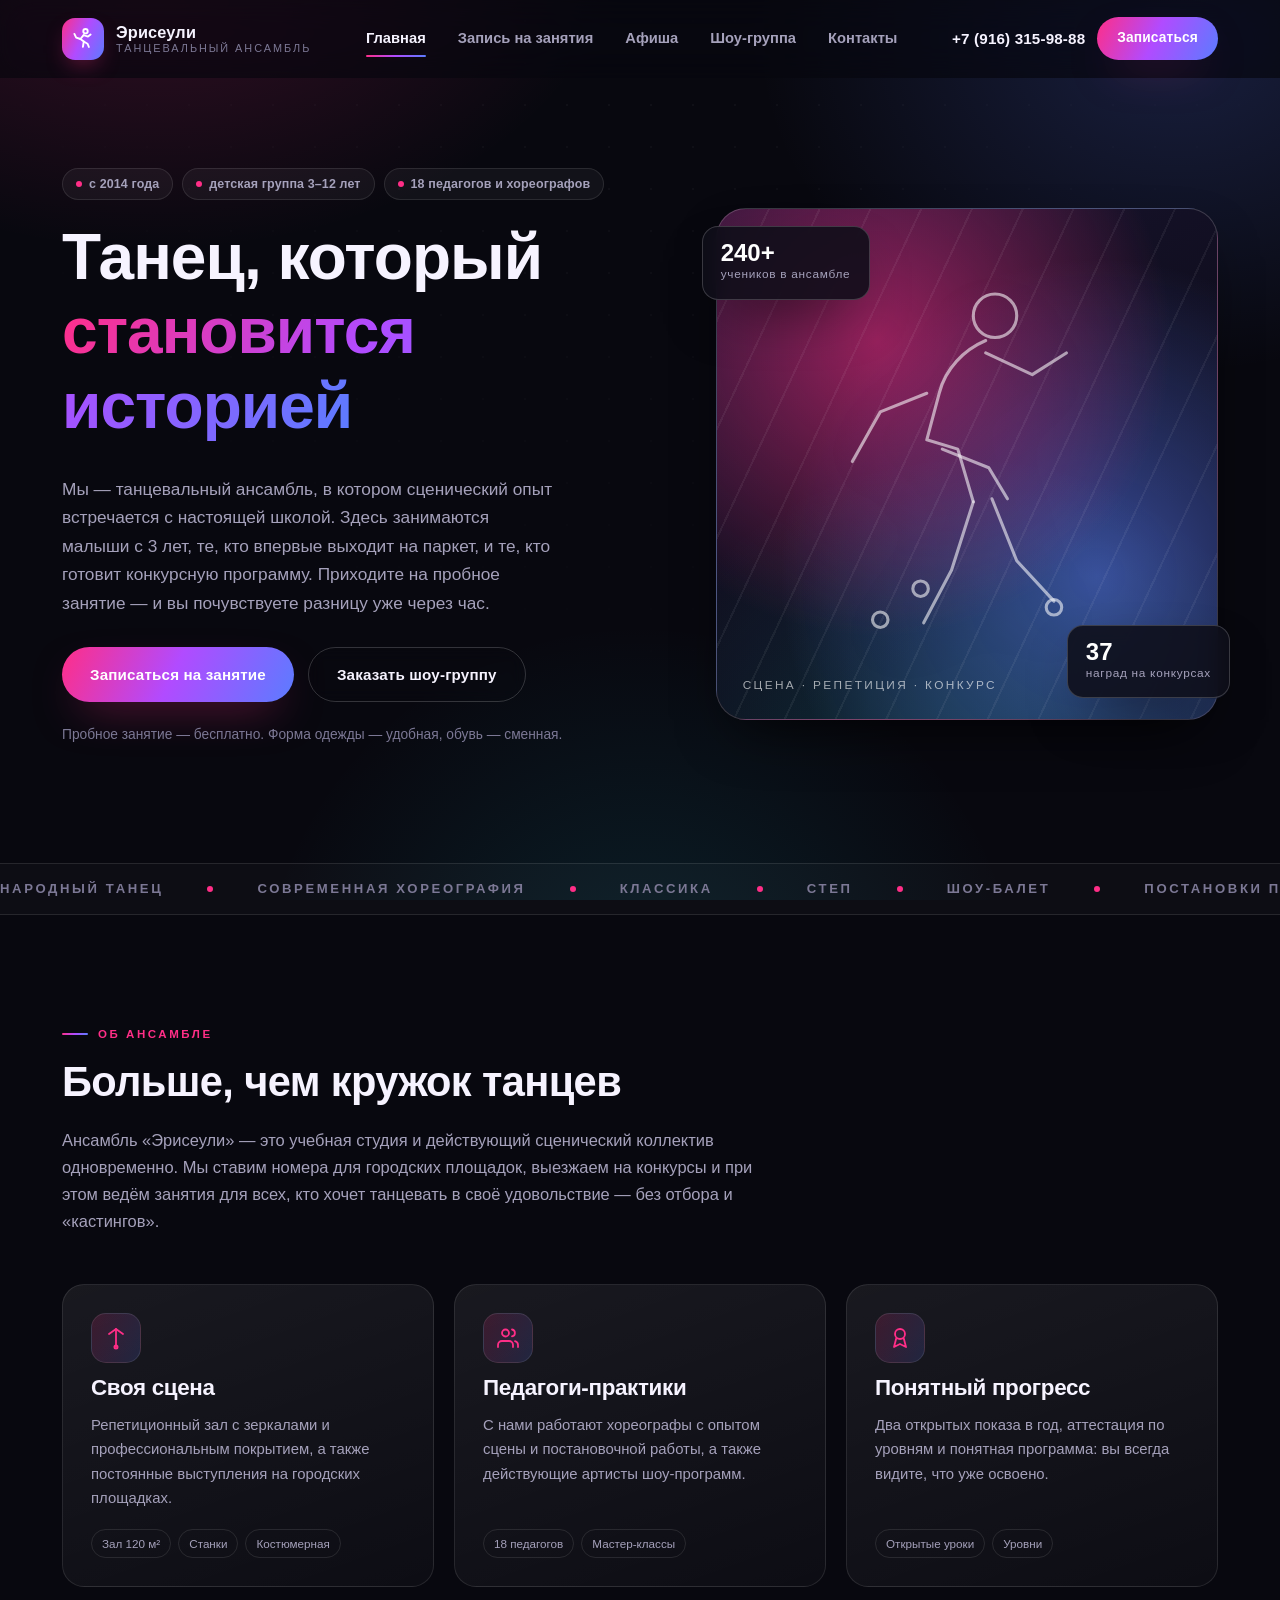
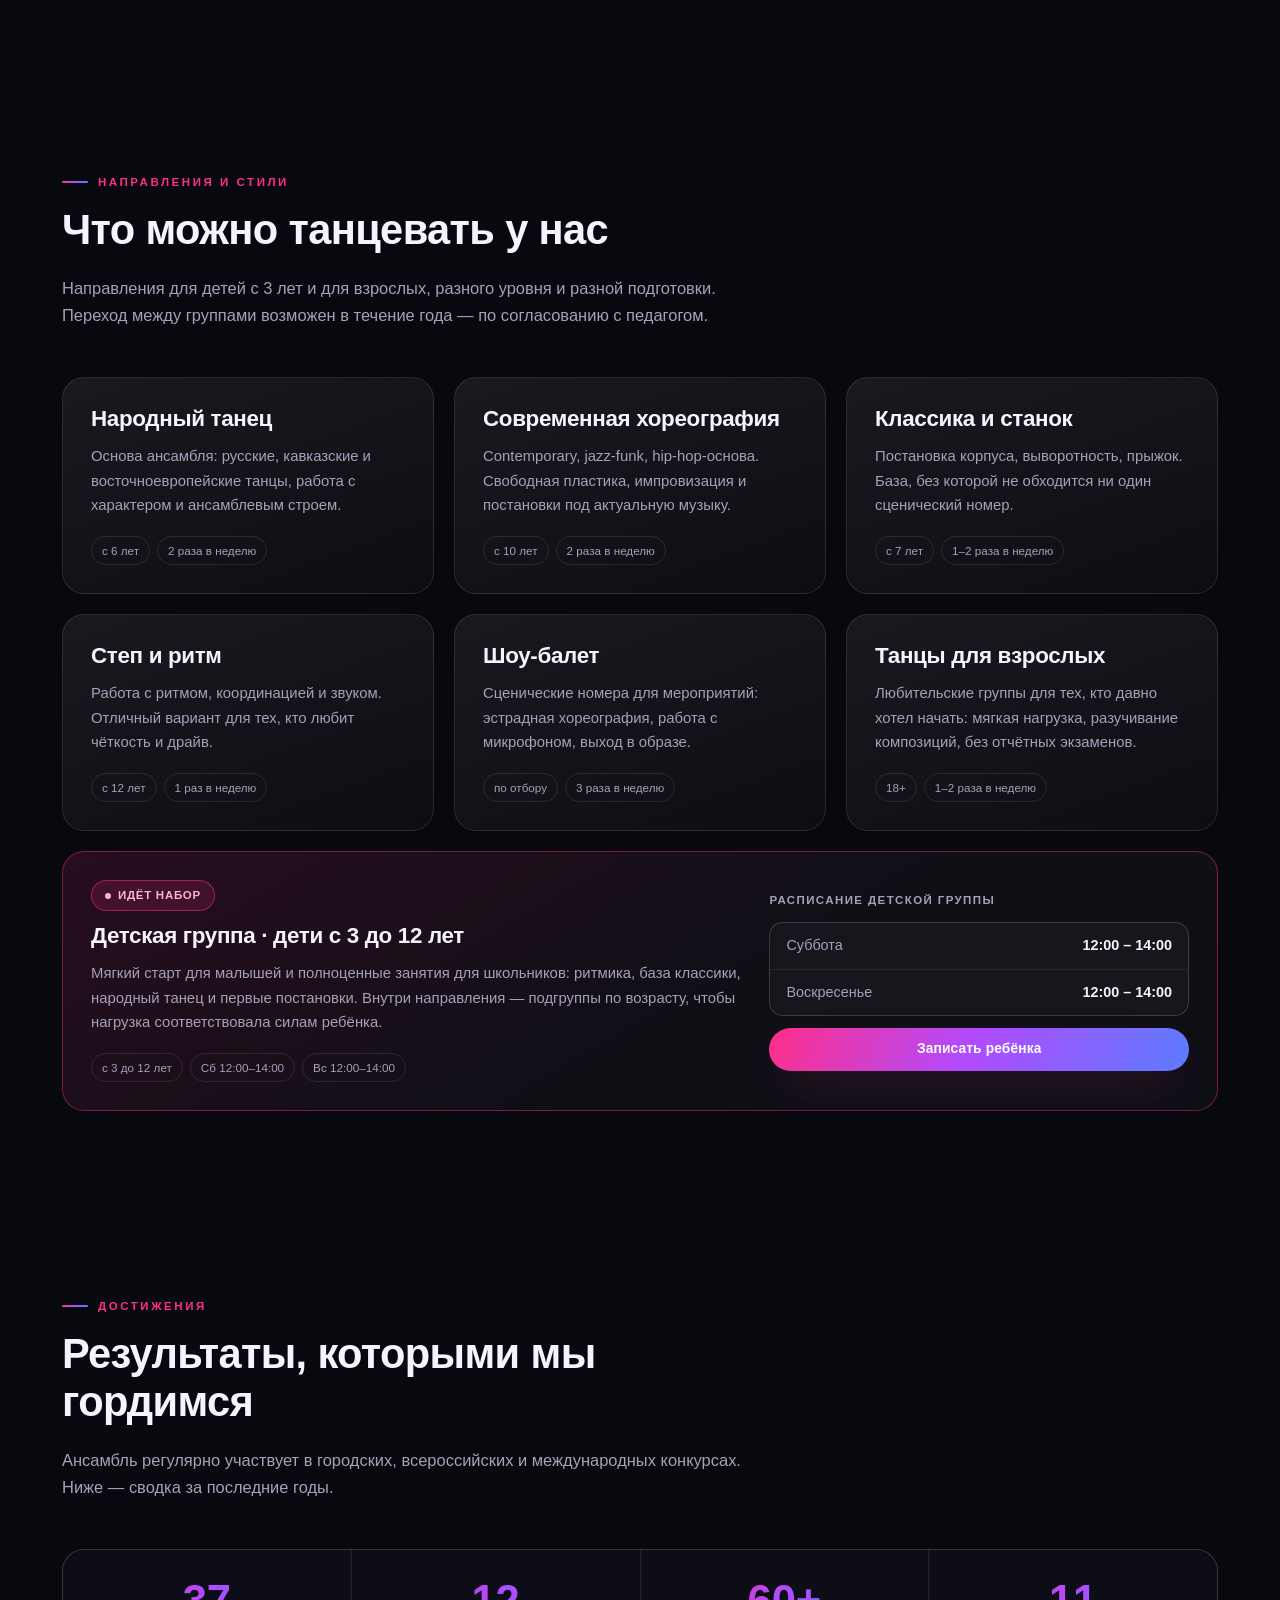
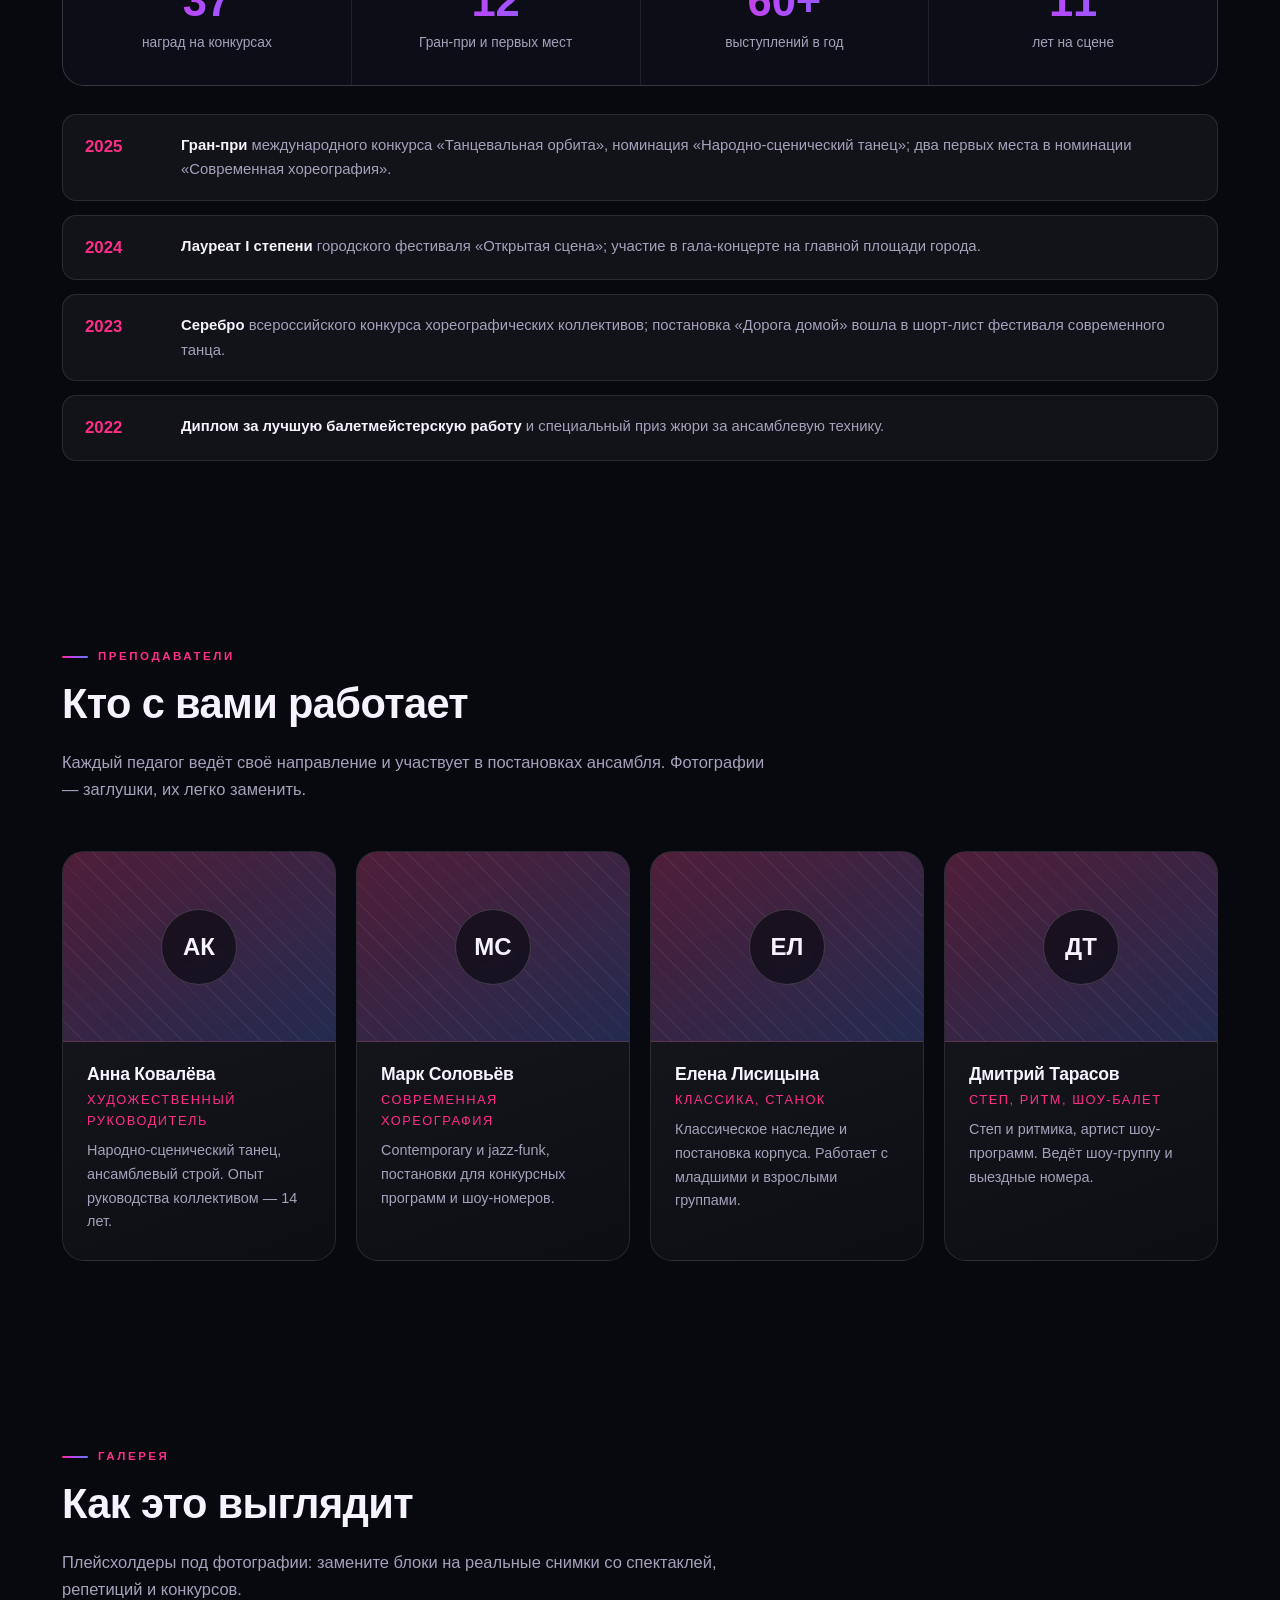
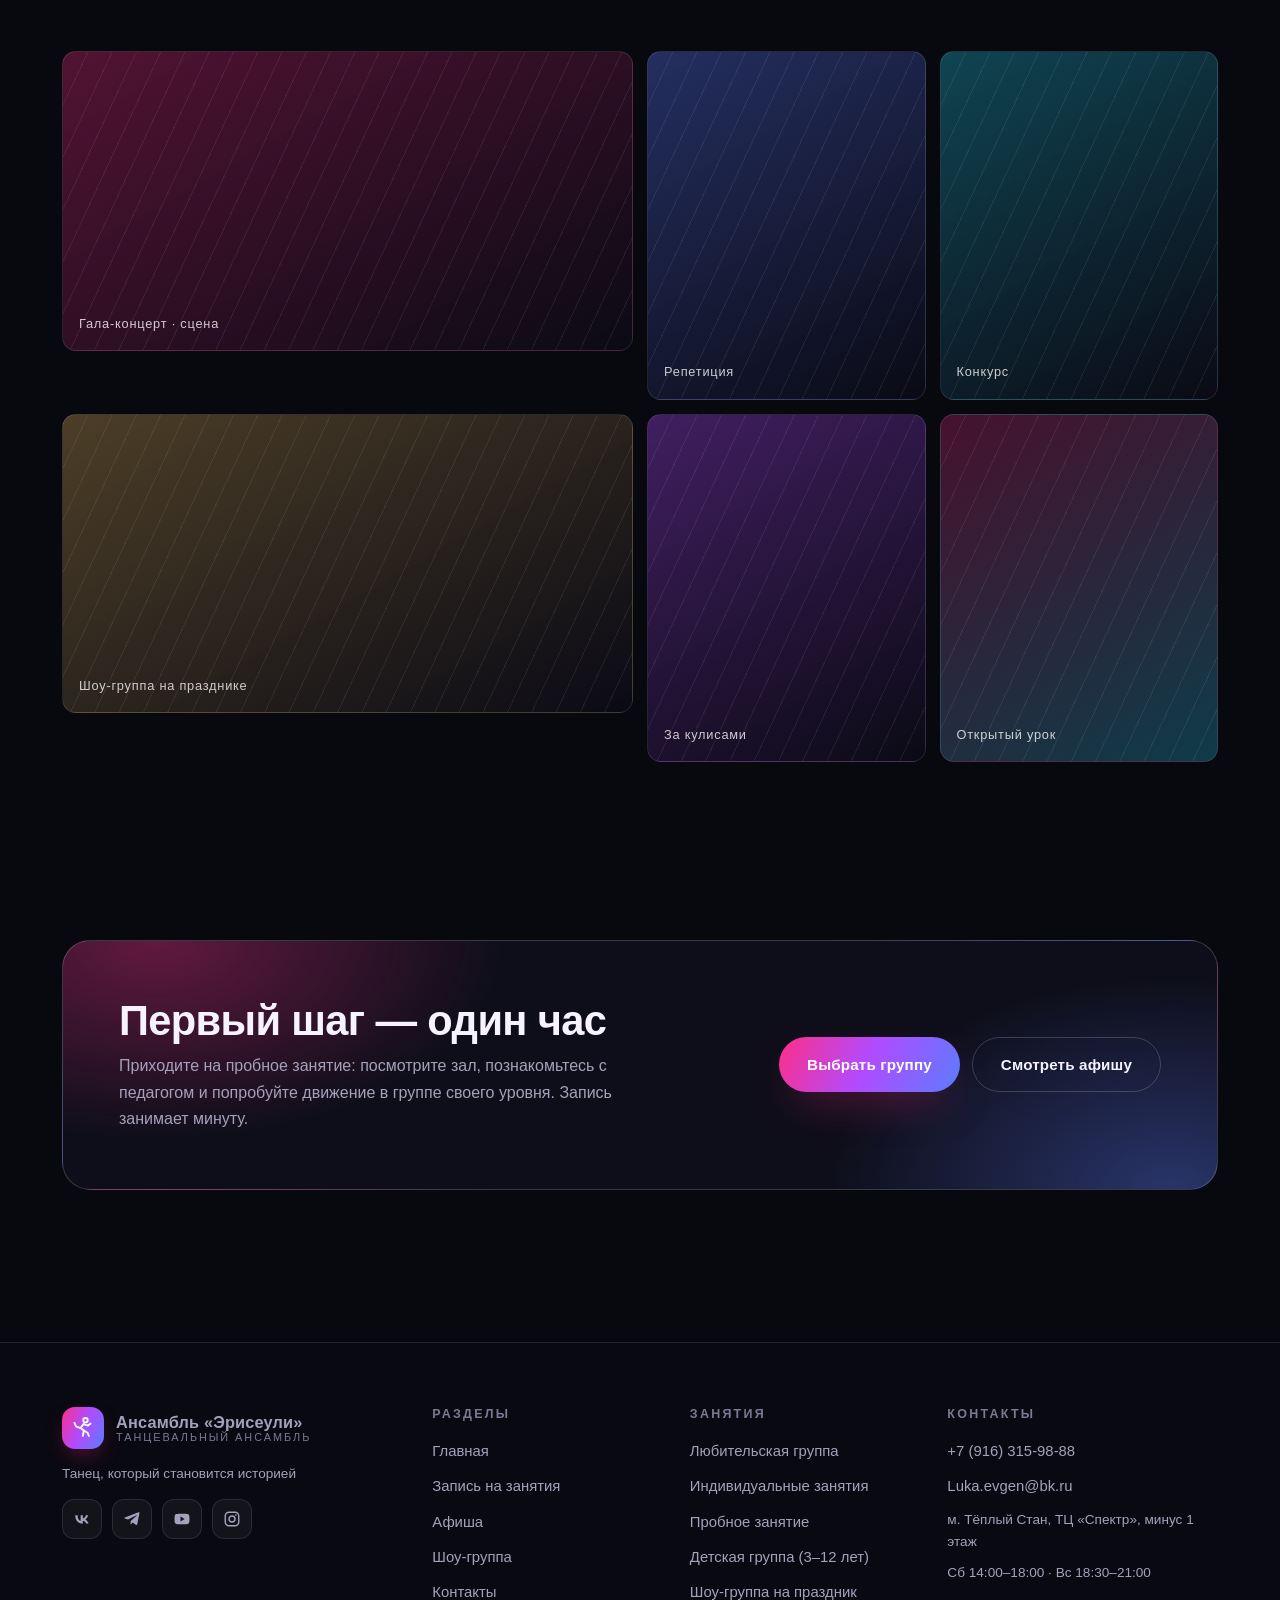
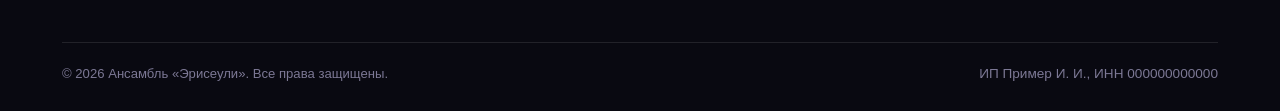
<file: index.html>
<!DOCTYPE html>
<html lang="ru">
<head>
<meta charset="UTF-8">
<meta name="viewport" content="width=device-width, initial-scale=1">
<meta name="description" content="Танцевальный ансамбль «Эрисеули» — любительские и индивидуальные занятия, пробные уроки, концерты и конкурсы, шоу-группа для праздников.">
<meta property="og:type" content="website">
<meta property="og:site_name" content="Ансамбль «Эрисеули»">
<meta property="og:locale" content="ru_RU">
<meta property="og:title" content="Ансамбль «Эрисеули» — танцевальный ансамбль в Москве">
<meta property="og:description" content="Танцевальный ансамбль «Эрисеули» — любительские и индивидуальные занятия, пробные уроки, концерты и конкурсы, шоу-группа для праздников.">
<title>Ансамбль «Эрисеули» — танцевальный ансамбль в Москве</title>
<link rel="stylesheet" href="assets/css/style.css">
</head>
<body>

<!-- ================= ШАПКА ================= -->
<header class="header">
  <div class="header__inner">
    <a class="brand" href="index.html" aria-label="На главную">
      <span class="brand__mark">
        <svg viewBox="0 0 24 24" fill="none" stroke="#fff" stroke-width="1.9" stroke-linecap="round" stroke-linejoin="round" aria-hidden="true">
          <circle cx="14.5" cy="4.2" r="2.2"/>
          <path d="M12.6 8.2 9.4 12l3.4 2.5-.9 5.3"/>
          <path d="M12.8 14.5l3.7 2.2 1.4 3.3"/>
          <path d="M9.4 12 5.2 10.6 3.4 6.9"/>
          <path d="M12.6 8.2 17 9.6l2.6-2.1"/>
        </svg>
      </span>
      <span class="brand__text">
        <span class="brand__name" data-site="nameShort">Эрисеули</span>
        <span class="brand__tag" data-site="tagline">Танцевальный ансамбль</span>
      </span>
    </a>

    <nav class="nav" id="nav" aria-label="Основная навигация">
      <a class="nav__link is-active" href="index.html">Главная</a>
      <a class="nav__link" href="zapis.html">Запись на занятия</a>
      <a class="nav__link" href="afisha.html">Афиша</a>
      <a class="nav__link" href="show-group.html">Шоу-группа</a>
      <a class="nav__link" href="contacts.html">Контакты</a>
    </nav>

    <div class="header__actions">
      <a class="header__phone" href="tel:+79163159888" data-site-href="phone" data-site="phone">+7 (916) 315-98-88</a>
      <a class="btn btn--sm" href="zapis.html">Записаться</a>
      <button class="burger" type="button" aria-label="Меню" aria-expanded="false" aria-controls="nav">
        <span></span><span></span><span></span>
      </button>
    </div>
  </div>
</header>

<main>

  <!-- ================= ГЕРОЙ ================= -->
  <section class="hero">
    <div class="container hero__grid">
      <div class="reveal">
        <div class="pill-row">
          <span class="badge">с 2014 года</span>
          <span class="badge">детская группа 3–12 лет</span>
          <span class="badge">18 педагогов и хореографов</span>
        </div>
        <h1>Танец, который<br><span>становится историей</span></h1>
        <p class="hero__lead">
          Мы — танцевальный ансамбль, в котором сценический опыт встречается с настоящей школой.
          Здесь занимаются малыши с 3 лет, те, кто впервые выходит на паркет, и те, кто готовит конкурсную программу.
          Приходите на пробное занятие — и вы почувствуете разницу уже через час.
        </p>
        <div class="hero__cta">
          <a class="btn" href="zapis.html">Записаться на занятие</a>
          <a class="btn btn--ghost" href="show-group.html">Заказать шоу-группу</a>
        </div>
        <p class="hero__note">Пробное занятие — бесплатно. Форма одежды — удобная, обувь — сменная.</p>
      </div>

      <div class="hero__visual reveal">
        <div class="hero__frame">
          <div class="hero__figure" aria-hidden="true">
            <svg viewBox="0 0 200 260" fill="none" stroke="rgba(255,255,255,.62)" stroke-width="2" stroke-linecap="round" stroke-linejoin="round">
              <circle cx="118" cy="34" r="14"/>
              <path d="M112 50c-14 6-26 18-30 34l-8 30 20 6 10 34"/>
              <path d="M104 154l-14 44-18 34"/>
              <path d="M116 152l16 40 24 26"/>
              <path d="M74 84 44 96 26 128"/>
              <path d="M112 58l30 14 22-14"/>
              <path d="M84 120l30 12 12 20"/>
              <circle cx="70" cy="210" r="5"/>
              <circle cx="44" cy="230" r="5"/>
              <circle cx="156" cy="222" r="5"/>
            </svg>
          </div>
          <span class="hero__frame-label">Сцена · репетиция · конкурс</span>
        </div>
        <div class="hero__float hero__float--tl">
          <div class="hero__float-num">240+</div>
          <div class="hero__float-txt">учеников в ансамбле</div>
        </div>
        <div class="hero__float hero__float--br">
          <div class="hero__float-num">37</div>
          <div class="hero__float-txt">наград на конкурсах</div>
        </div>
      </div>
    </div>
  </section>

  <!-- ================= БЕГУЩАЯ СТРОКА ================= -->
  <div class="marquee" aria-hidden="true">
    <div class="marquee__track">
      <span>Народный танец</span><span>Современная хореография</span><span>Классика</span><span>Степ</span><span>Шоу-балет</span><span>Постановки под ключ</span>
      <span>Народный танец</span><span>Современная хореография</span><span>Классика</span><span>Степ</span><span>Шоу-балет</span><span>Постановки под ключ</span>
    </div>
  </div>

  <!-- ================= О АНСАМБЛЕ ================= -->
  <section class="section" id="about">
    <div class="container">
      <div class="section-head reveal">
        <div class="eyebrow">Об ансамбле</div>
        <h2>Больше, чем кружок танцев</h2>
        <p class="lead">
          Ансамбль «Эрисеули» — это учебная студия и действующий сценический коллектив одновременно.
          Мы ставим номера для городских площадок, выезжаем на конкурсы и при этом ведём занятия
          для всех, кто хочет танцевать в своё удовольствие — без отбора и «кастингов».
        </p>
      </div>

      <div class="grid grid--3">
        <article class="card style-card reveal">
          <div class="style-card__icon">
            <svg viewBox="0 0 24 24" fill="none" stroke="currentColor" stroke-width="1.8" stroke-linecap="round" stroke-linejoin="round" aria-hidden="true">
              <path d="M12 3v18"/><path d="M5 8l7-5 7 5"/><circle cx="12" cy="21" r="1.6"/>
            </svg>
          </div>
          <h3>Своя сцена</h3>
          <p>Репетиционный зал с зеркалами и профессиональным покрытием, а также постоянные выступления на городских площадках.</p>
          <div class="style-card__tags"><span>Зал 120 м²</span><span>Станки</span><span>Костюмерная</span></div>
        </article>

        <article class="card style-card reveal">
          <div class="style-card__icon">
            <svg viewBox="0 0 24 24" fill="none" stroke="currentColor" stroke-width="1.8" stroke-linecap="round" stroke-linejoin="round" aria-hidden="true">
              <path d="M17 21v-2a4 4 0 0 0-4-4H6a4 4 0 0 0-4 4v2"/><circle cx="9.5" cy="7" r="3.5"/>
              <path d="M22 21v-2a4 4 0 0 0-3-3.87"/><path d="M16 3.5a3.5 3.5 0 0 1 0 6.9"/>
            </svg>
          </div>
          <h3>Педагоги-практики</h3>
          <p>С нами работают хореографы с опытом сцены и постановочной работы, а также действующие артисты шоу-программ.</p>
          <div class="style-card__tags"><span>18 педагогов</span><span>Мастер-классы</span></div>
        </article>

        <article class="card style-card reveal">
          <div class="style-card__icon">
            <svg viewBox="0 0 24 24" fill="none" stroke="currentColor" stroke-width="1.8" stroke-linecap="round" stroke-linejoin="round" aria-hidden="true">
              <circle cx="12" cy="8" r="5"/><path d="M8.2 12.6 6 21l6-3 6 3-2.2-8.4"/>
            </svg>
          </div>
          <h3>Понятный прогресс</h3>
          <p>Два открытых показа в год, аттестация по уровням и понятная программа: вы всегда видите, что уже освоено.</p>
          <div class="style-card__tags"><span>Открытые уроки</span><span>Уровни</span></div>
        </article>
      </div>
    </div>
  </section>

  <!-- ================= НАПРАВЛЕНИЯ ================= -->
  <section class="section section--tight" id="directions">
    <div class="container">
      <div class="section-head reveal">
        <div class="eyebrow">Направления и стили</div>
        <h2>Что можно танцевать у нас</h2>
        <p class="lead">Направления для детей с 3 лет и для взрослых, разного уровня и разной подготовки. Переход между группами возможен в течение года — по согласованию с педагогом.</p>
      </div>

      <div class="grid grid--3">
        <article class="card style-card reveal">
          <h3>Народный танец</h3>
          <p>Основа ансамбля: русские, кавказские и восточноевропейские танцы, работа с характером и ансамблевым строем.</p>
          <div class="style-card__tags"><span>с 6 лет</span><span>2 раза в неделю</span></div>
        </article>
        <article class="card style-card reveal">
          <h3>Современная хореография</h3>
          <p>Contemporary, jazz-funk, hip-hop-основа. Свободная пластика, импровизация и постановки под актуальную музыку.</p>
          <div class="style-card__tags"><span>с 10 лет</span><span>2 раза в неделю</span></div>
        </article>
        <article class="card style-card reveal">
          <h3>Классика и станок</h3>
          <p>Постановка корпуса, выворотность, прыжок. База, без которой не обходится ни один сценический номер.</p>
          <div class="style-card__tags"><span>с 7 лет</span><span>1–2 раза в неделю</span></div>
        </article>
        <article class="card style-card reveal">
          <h3>Степ и ритм</h3>
          <p>Работа с ритмом, координацией и звуком. Отличный вариант для тех, кто любит чёткость и драйв.</p>
          <div class="style-card__tags"><span>с 12 лет</span><span>1 раз в неделю</span></div>
        </article>
        <article class="card style-card reveal">
          <h3>Шоу-балет</h3>
          <p>Сценические номера для мероприятий: эстрадная хореография, работа с микрофоном, выход в образе.</p>
          <div class="style-card__tags"><span>по отбору</span><span>3 раза в неделю</span></div>
        </article>
        <article class="card style-card reveal">
          <h3>Танцы для взрослых</h3>
          <p>Любительские группы для тех, кто давно хотел начать: мягкая нагрузка, разучивание композиций, без отчётных экзаменов.</p>
          <div class="style-card__tags"><span>18+</span><span>1–2 раза в неделю</span></div>
        </article>

        <article class="card style-card style-card--kids reveal" id="kids">
          <div class="kids-card__main">
            <span class="badge">Идёт набор</span>
            <h3>Детская группа · дети с 3 до 12 лет</h3>
            <p>Мягкий старт для малышей и полноценные занятия для школьников: ритмика, база классики, народный танец и первые постановки. Внутри направления — подгруппы по возрасту, чтобы нагрузка соответствовала силам ребёнка.</p>
            <div class="style-card__tags">
              <span>с 3 до 12 лет</span>
              <span>Сб 12:00–14:00</span>
              <span>Вс 12:00–14:00</span>
            </div>
          </div>
          <div class="kids-card__side">
            <div class="kids-card__label">Расписание детской группы</div>
            <ul class="hours-list" data-kids-schedule>
              <li><span>Суббота</span><strong>12:00 – 14:00</strong></li>
              <li><span>Воскресенье</span><strong>12:00 – 14:00</strong></li>
            </ul>
            <a class="btn btn--sm btn--block" href="zapis.html#form">Записать ребёнка</a>
          </div>
        </article>
      </div>
    </div>
  </section>

  <!-- ================= ДОСТИЖЕНИЯ ================= -->
  <section class="section" id="achievements">
    <div class="container">
      <div class="section-head reveal">
        <div class="eyebrow">Достижения</div>
        <h2>Результаты, которыми мы гордимся</h2>
        <p class="lead">Ансамбль регулярно участвует в городских, всероссийских и международных конкурсах. Ниже — сводка за последние годы.</p>
      </div>

      <div class="stats reveal">
        <div class="stat">
          <div class="stat__num">37</div>
          <div class="stat__txt">наград на конкурсах</div>
        </div>
        <div class="stat">
          <div class="stat__num">12</div>
          <div class="stat__txt">Гран-при и первых мест</div>
        </div>
        <div class="stat">
          <div class="stat__num">60+</div>
          <div class="stat__txt">выступлений в год</div>
        </div>
        <div class="stat">
          <div class="stat__num">11</div>
          <div class="stat__txt">лет на сцене</div>
        </div>
      </div>

      <div class="timeline reveal">
        <div class="timeline__item">
          <div class="timeline__year">2025</div>
          <p><strong>Гран-при</strong> международного конкурса «Танцевальная орбита», номинация «Народно-сценический танец»; два первых места в номинации «Современная хореография».</p>
        </div>
        <div class="timeline__item">
          <div class="timeline__year">2024</div>
          <p><strong>Лауреат I степени</strong> городского фестиваля «Открытая сцена»; участие в гала-концерте на главной площади города.</p>
        </div>
        <div class="timeline__item">
          <div class="timeline__year">2023</div>
          <p><strong>Серебро</strong> всероссийского конкурса хореографических коллективов; постановка «Дорога домой» вошла в шорт-лист фестиваля современного танца.</p>
        </div>
        <div class="timeline__item">
          <div class="timeline__year">2022</div>
          <p><strong>Диплом за лучшую балетмейстерскую работу</strong> и специальный приз жюри за ансамблевую технику.</p>
        </div>
      </div>
    </div>
  </section>

  <!-- ================= ПРЕПОДАВАТЕЛИ ================= -->
  <section class="section section--tight" id="teachers">
    <div class="container">
      <div class="section-head reveal">
        <div class="eyebrow">Преподаватели</div>
        <h2>Кто с вами работает</h2>
        <p class="lead">Каждый педагог ведёт своё направление и участвует в постановках ансамбля. Фотографии — заглушки, их легко заменить.</p>
      </div>

      <div class="grid grid--4">
        <article class="card teacher reveal">
          <div class="teacher__photo"><div class="teacher__initials">АК</div></div>
          <div class="teacher__body">
            <h3>Анна Ковалёва</h3>
            <div class="teacher__role">Художественный руководитель</div>
            <p>Народно-сценический танец, ансамблевый строй. Опыт руководства коллективом — 14 лет.</p>
          </div>
        </article>

        <article class="card teacher reveal">
          <div class="teacher__photo"><div class="teacher__initials">МС</div></div>
          <div class="teacher__body">
            <h3>Марк Соловьёв</h3>
            <div class="teacher__role">Современная хореография</div>
            <p>Contemporary и jazz-funk, постановки для конкурсных программ и шоу-номеров.</p>
          </div>
        </article>

        <article class="card teacher reveal">
          <div class="teacher__photo"><div class="teacher__initials">ЕЛ</div></div>
          <div class="teacher__body">
            <h3>Елена Лисицына</h3>
            <div class="teacher__role">Классика, станок</div>
            <p>Классическое наследие и постановка корпуса. Работает с младшими и взрослыми группами.</p>
          </div>
        </article>

        <article class="card teacher reveal">
          <div class="teacher__photo"><div class="teacher__initials">ДТ</div></div>
          <div class="teacher__body">
            <h3>Дмитрий Тарасов</h3>
            <div class="teacher__role">Степ, ритм, шоу-балет</div>
            <p>Степ и ритмика, артист шоу-программ. Ведёт шоу-группу и выездные номера.</p>
          </div>
        </article>
      </div>
    </div>
  </section>

  <!-- ================= ГАЛЕРЕЯ ================= -->
  <section class="section" id="gallery">
    <div class="container">
      <div class="section-head reveal">
        <div class="eyebrow">Галерея</div>
        <h2>Как это выглядит</h2>
        <p class="lead">Плейсхолдеры под фотографии: замените блоки на реальные снимки со спектаклей, репетиций и конкурсов.</p>
      </div>

      <div class="gallery reveal">
        <div class="gallery__item gallery__item--wide"><span>Гала-концерт · сцена</span></div>
        <div class="gallery__item"><span>Репетиция</span></div>
        <div class="gallery__item"><span>Конкурс</span></div>
        <div class="gallery__item gallery__item--wide"><span>Шоу-группа на празднике</span></div>
        <div class="gallery__item"><span>За кулисами</span></div>
        <div class="gallery__item"><span>Открытый урок</span></div>
      </div>
    </div>
  </section>

  <!-- ================= CTA ================= -->
  <section class="section section--tight">
    <div class="container">
      <div class="cta-band reveal">
        <div>
          <h2>Первый шаг — один час</h2>
          <p>Приходите на пробное занятие: посмотрите зал, познакомьтесь с педагогом и попробуйте движение в группе своего уровня. Запись занимает минуту.</p>
        </div>
        <div class="cta-band__actions">
          <a class="btn" href="zapis.html">Выбрать группу</a>
          <a class="btn btn--ghost" href="afisha.html">Смотреть афишу</a>
        </div>
      </div>
    </div>
  </section>

</main>

<!-- ================= ПОДВАЛ ================= -->
<footer class="footer">
  <div class="container">
    <div class="footer__grid">
      <div>
        <a class="brand" href="index.html">
          <span class="brand__mark">
            <svg viewBox="0 0 24 24" fill="none" stroke="#fff" stroke-width="1.9" stroke-linecap="round" stroke-linejoin="round" aria-hidden="true">
              <circle cx="14.5" cy="4.2" r="2.2"/>
              <path d="M12.6 8.2 9.4 12l3.4 2.5-.9 5.3"/>
              <path d="M12.8 14.5l3.7 2.2 1.4 3.3"/>
              <path d="M9.4 12 5.2 10.6 3.4 6.9"/>
              <path d="M12.6 8.2 17 9.6l2.6-2.1"/>
            </svg>
          </span>
          <span class="brand__text">
            <span class="brand__name" data-site="name">Ансамбль «Эрисеули»</span>
            <span class="brand__tag" data-site="tagline">Танцевальный ансамбль</span>
          </span>
        </a>
        <p class="small muted" data-site="slogan">Танец, который становится историей</p>
        <div class="socials" data-socials></div>
      </div>

      <div>
        <h4>Разделы</h4>
        <ul>
          <li><a href="index.html">Главная</a></li>
          <li><a href="zapis.html">Запись на занятия</a></li>
          <li><a href="afisha.html">Афиша</a></li>
          <li><a href="show-group.html">Шоу-группа</a></li>
          <li><a href="contacts.html">Контакты</a></li>
        </ul>
      </div>

      <div>
        <h4>Занятия</h4>
        <ul>
          <li><a href="zapis.html#groups">Любительская группа</a></li>
          <li><a href="zapis.html#groups">Индивидуальные занятия</a></li>
          <li><a href="zapis.html#groups">Пробное занятие</a></li>
          <li><a href="zapis.html#groups">Детская группа (3–12 лет)</a></li>
          <li><a href="show-group.html">Шоу-группа на праздник</a></li>
        </ul>
      </div>

      <div>
        <h4>Контакты</h4>
        <ul>
          <li><a href="tel:+79163159888" data-site-href="phone" data-site="phone">+7 (916) 315-98-88</a></li>
          <li><a href="mailto:Luka.evgen@bk.ru" data-site-href="email" data-site="email">Luka.evgen@bk.ru</a></li>
          <li class="small muted" data-site="address">м. Тёплый Стан, ТЦ «Спектр», минус 1 этаж</li>
          <li class="small muted" data-site="hoursShort">Сб 14:00–18:00 · Вс 18:30–21:00</li>
        </ul>
      </div>
    </div>

    <div class="footer__bottom">
      <span>© <span data-year>2026</span> <span data-site="name">Ансамбль «Эрисеули»</span>. <span data-site="copyright">Все права защищены.</span></span>
      <span class="small" data-site="legal">ИП Пример И. И., ИНН 000000000000</span>
    </div>
  </div>
</footer>

<script src="assets/js/config.js"></script>
<script src="assets/js/main.js"></script>
</body>
</html>
</file>
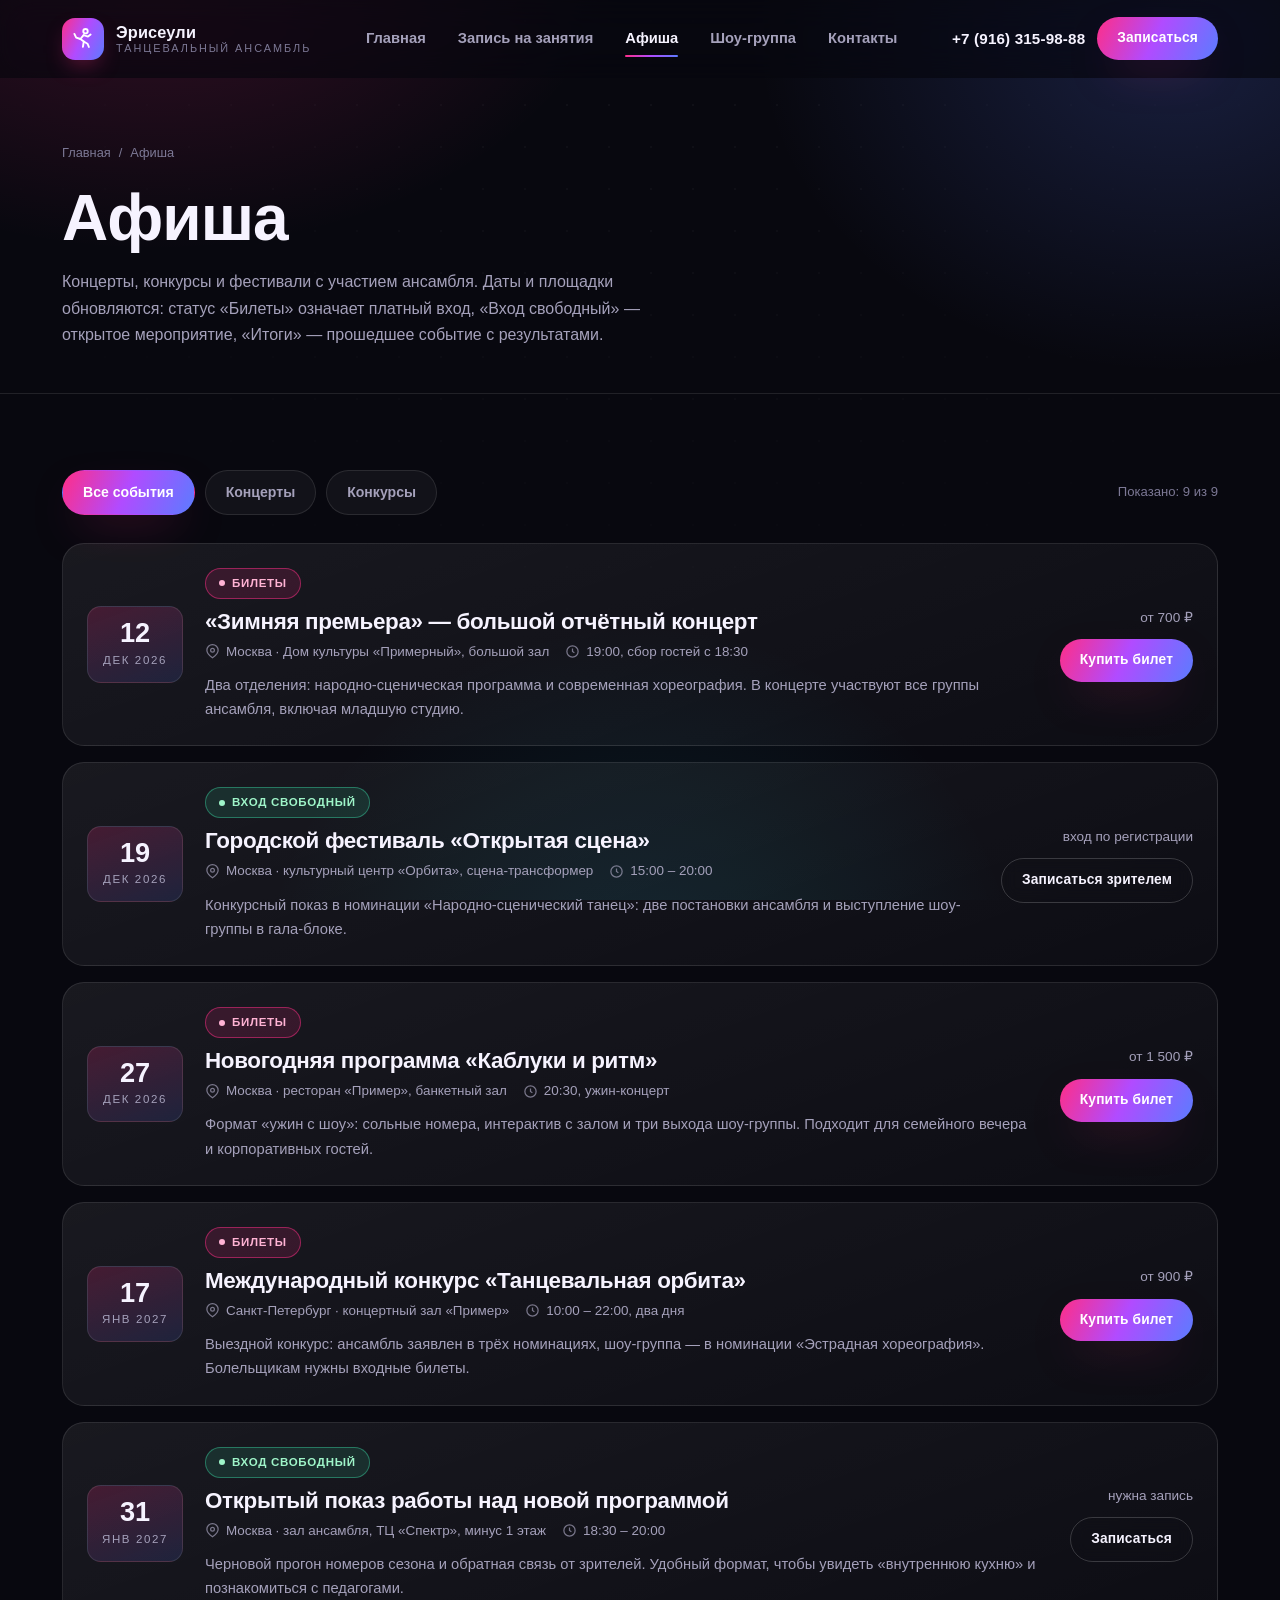
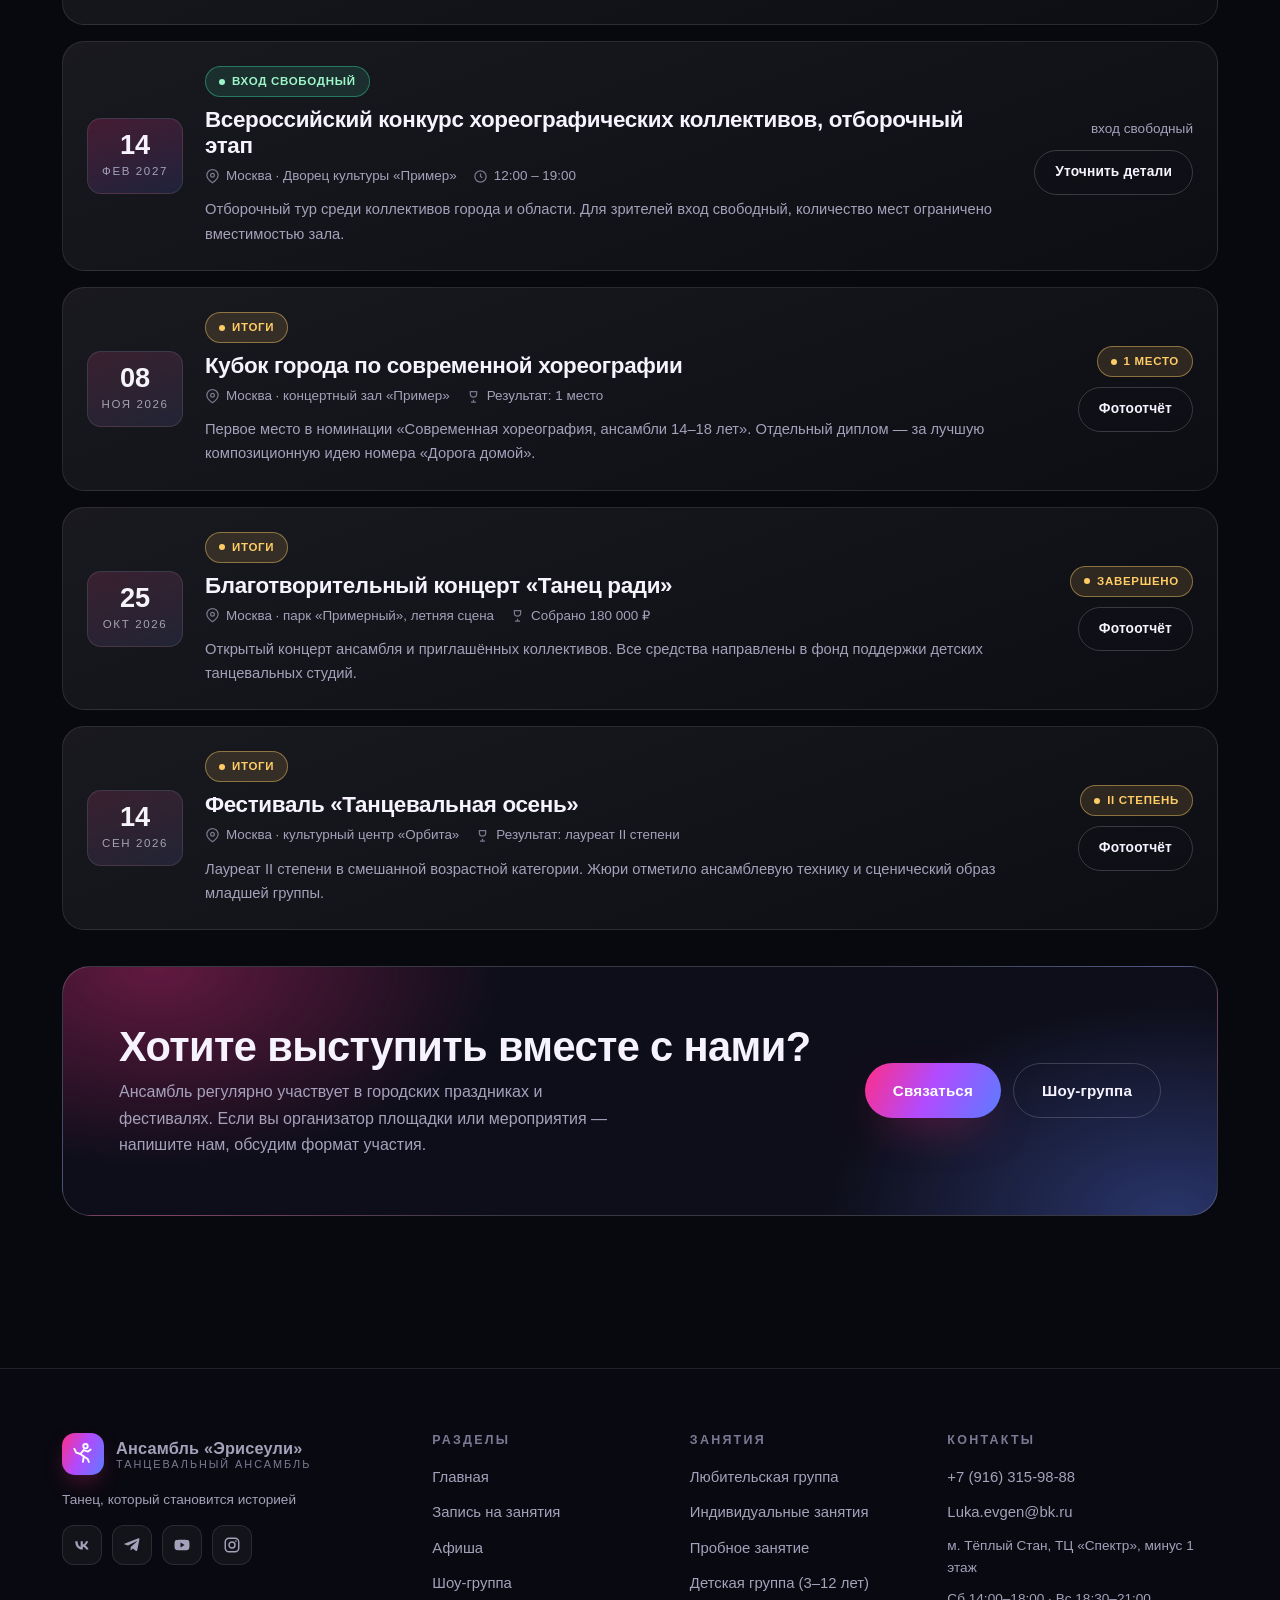
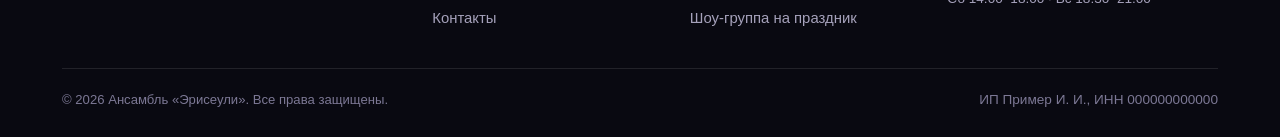
<file: afisha.html>
<!DOCTYPE html>
<html lang="ru">
<head>
<meta charset="UTF-8">
<meta name="viewport" content="width=device-width, initial-scale=1">
<meta name="description" content="Афиша танцевального ансамбля «Эрисеули»: концерты, конкурсы и фестивали — даты, площадки, статус билетов.">
<meta property="og:type" content="website">
<meta property="og:site_name" content="Ансамбль «Эрисеули»">
<meta property="og:locale" content="ru_RU">
<meta property="og:title" content="Афиша — концерты и конкурсы | Ансамбль «Эрисеули»">
<meta property="og:description" content="Афиша танцевального ансамбля «Эрисеули»: концерты, конкурсы и фестивали — даты, площадки, статус билетов.">
<title>Афиша — концерты и конкурсы | Ансамбль «Эрисеули»</title>
<link rel="stylesheet" href="assets/css/style.css">
</head>
<body>

<header class="header">
  <div class="header__inner">
    <a class="brand" href="index.html" aria-label="На главную">
      <span class="brand__mark">
        <svg viewBox="0 0 24 24" fill="none" stroke="#fff" stroke-width="1.9" stroke-linecap="round" stroke-linejoin="round" aria-hidden="true">
          <circle cx="14.5" cy="4.2" r="2.2"/>
          <path d="M12.6 8.2 9.4 12l3.4 2.5-.9 5.3"/>
          <path d="M12.8 14.5l3.7 2.2 1.4 3.3"/>
          <path d="M9.4 12 5.2 10.6 3.4 6.9"/>
          <path d="M12.6 8.2 17 9.6l2.6-2.1"/>
        </svg>
      </span>
      <span class="brand__text">
        <span class="brand__name" data-site="nameShort">Эрисеули</span>
        <span class="brand__tag" data-site="tagline">Танцевальный ансамбль</span>
      </span>
    </a>

    <nav class="nav" id="nav" aria-label="Основная навигация">
      <a class="nav__link" href="index.html">Главная</a>
      <a class="nav__link" href="zapis.html">Запись на занятия</a>
      <a class="nav__link is-active" href="afisha.html">Афиша</a>
      <a class="nav__link" href="show-group.html">Шоу-группа</a>
      <a class="nav__link" href="contacts.html">Контакты</a>
    </nav>

    <div class="header__actions">
      <a class="header__phone" href="tel:+79163159888" data-site-href="phone" data-site="phone">+7 (916) 315-98-88</a>
      <a class="btn btn--sm" href="zapis.html">Записаться</a>
      <button class="burger" type="button" aria-label="Меню" aria-expanded="false" aria-controls="nav">
        <span></span><span></span><span></span>
      </button>
    </div>
  </div>
</header>

<main>

  <section class="page-head">
    <div class="container">
      <div class="breadcrumbs">
        <a href="index.html">Главная</a> <span>/</span> <span>Афиша</span>
      </div>
      <h1>Афиша</h1>
      <p>Концерты, конкурсы и фестивали с участием ансамбля. Даты и площадки обновляются: статус «Билеты» означает платный вход, «Вход свободный» — открытое мероприятие, «Итоги» — прошедшее событие с результатами.</p>
    </div>
  </section>

  <section class="section section--tight">
    <div class="container">

      <div class="filter-bar" data-filter-bar role="group" aria-label="Фильтр по типу события">
        <button class="filter-btn is-active" type="button" data-filter="all">Все события</button>
        <button class="filter-btn" type="button" data-filter="concert">Концерты</button>
        <button class="filter-btn" type="button" data-filter="competition">Конкурсы</button>
        <span class="filter-count" data-filter-count>Показано: 9 из 9</span>
      </div>

      <div class="grid" style="gap:16px">

        <!-- 1 -->
        <article class="card event reveal" data-event data-type="concert">
          <div class="event__date">
            <div class="event__day">12</div>
            <div class="event__mon">дек 2026</div>
          </div>
          <div class="event__body">
            <div class="badge badge--tickets">Билеты</div>
            <h3 style="margin-top:10px">«Зимняя премьера» — большой отчётный концерт</h3>
            <div class="event__meta">
              <span>
                <svg viewBox="0 0 24 24" fill="none" stroke="currentColor" stroke-width="2" aria-hidden="true"><path d="M21 10c0 6-9 12-9 12s-9-6-9-12a9 9 0 0 1 18 0z"/><circle cx="12" cy="10" r="3"/></svg>
                Москва · Дом культуры «Примерный», большой зал
              </span>
              <span>
                <svg viewBox="0 0 24 24" fill="none" stroke="currentColor" stroke-width="2" aria-hidden="true"><circle cx="12" cy="12" r="9"/><path d="M12 7v5l3 2"/></svg>
                19:00, сбор гостей с 18:30
              </span>
            </div>
            <p class="event__desc">Два отделения: народно-сценическая программа и современная хореография. В концерте участвуют все группы ансамбля, включая младшую студию.</p>
          </div>
          <div class="event__side">
            <span class="muted small">от 700 ₽</span>
            <a class="btn btn--sm" href="contacts.html">Купить билет</a>
          </div>
        </article>

        <!-- 2 -->
        <article class="card event reveal" data-event data-type="competition">
          <div class="event__date">
            <div class="event__day">19</div>
            <div class="event__mon">дек 2026</div>
          </div>
          <div class="event__body">
            <div class="badge badge--free">Вход свободный</div>
            <h3 style="margin-top:10px">Городской фестиваль «Открытая сцена»</h3>
            <div class="event__meta">
              <span>
                <svg viewBox="0 0 24 24" fill="none" stroke="currentColor" stroke-width="2" aria-hidden="true"><path d="M21 10c0 6-9 12-9 12s-9-6-9-12a9 9 0 0 1 18 0z"/><circle cx="12" cy="10" r="3"/></svg>
                Москва · культурный центр «Орбита», сцена-трансформер
              </span>
              <span>
                <svg viewBox="0 0 24 24" fill="none" stroke="currentColor" stroke-width="2" aria-hidden="true"><circle cx="12" cy="12" r="9"/><path d="M12 7v5l3 2"/></svg>
                15:00 – 20:00
              </span>
            </div>
            <p class="event__desc">Конкурсный показ в номинации «Народно-сценический танец»: две постановки ансамбля и выступление шоу-группы в гала-блоке.</p>
          </div>
          <div class="event__side">
            <span class="muted small">вход по регистрации</span>
            <a class="btn btn--ghost btn--sm" href="contacts.html">Записаться зрителем</a>
          </div>
        </article>

        <!-- 3 -->
        <article class="card event reveal" data-event data-type="concert">
          <div class="event__date">
            <div class="event__day">27</div>
            <div class="event__mon">дек 2026</div>
          </div>
          <div class="event__body">
            <div class="badge badge--tickets">Билеты</div>
            <h3 style="margin-top:10px">Новогодняя программа «Каблуки и ритм»</h3>
            <div class="event__meta">
              <span>
                <svg viewBox="0 0 24 24" fill="none" stroke="currentColor" stroke-width="2" aria-hidden="true"><path d="M21 10c0 6-9 12-9 12s-9-6-9-12a9 9 0 0 1 18 0z"/><circle cx="12" cy="10" r="3"/></svg>
                Москва · ресторан «Пример», банкетный зал
              </span>
              <span>
                <svg viewBox="0 0 24 24" fill="none" stroke="currentColor" stroke-width="2" aria-hidden="true"><circle cx="12" cy="12" r="9"/><path d="M12 7v5l3 2"/></svg>
                20:30, ужин-концерт
              </span>
            </div>
            <p class="event__desc">Формат «ужин с шоу»: сольные номера, интерактив с залом и три выхода шоу-группы. Подходит для семейного вечера и корпоративных гостей.</p>
          </div>
          <div class="event__side">
            <span class="muted small">от 1 500 ₽</span>
            <a class="btn btn--sm" href="contacts.html">Купить билет</a>
          </div>
        </article>

        <!-- 4 -->
        <article class="card event reveal" data-event data-type="competition">
          <div class="event__date">
            <div class="event__day">17</div>
            <div class="event__mon">янв 2027</div>
          </div>
          <div class="event__body">
            <div class="badge badge--tickets">Билеты</div>
            <h3 style="margin-top:10px">Международный конкурс «Танцевальная орбита»</h3>
            <div class="event__meta">
              <span>
                <svg viewBox="0 0 24 24" fill="none" stroke="currentColor" stroke-width="2" aria-hidden="true"><path d="M21 10c0 6-9 12-9 12s-9-6-9-12a9 9 0 0 1 18 0z"/><circle cx="12" cy="10" r="3"/></svg>
                Санкт-Петербург · концертный зал «Пример»
              </span>
              <span>
                <svg viewBox="0 0 24 24" fill="none" stroke="currentColor" stroke-width="2" aria-hidden="true"><circle cx="12" cy="12" r="9"/><path d="M12 7v5l3 2"/></svg>
                10:00 – 22:00, два дня
              </span>
            </div>
            <p class="event__desc">Выездной конкурс: ансамбль заявлен в трёх номинациях, шоу-группа — в номинации «Эстрадная хореография». Болельщикам нужны входные билеты.</p>
          </div>
          <div class="event__side">
            <span class="muted small">от 900 ₽</span>
            <a class="btn btn--sm" href="contacts.html">Купить билет</a>
          </div>
        </article>

        <!-- 5 -->
        <article class="card event reveal" data-event data-type="concert">
          <div class="event__date">
            <div class="event__day">31</div>
            <div class="event__mon">янв 2027</div>
          </div>
          <div class="event__body">
            <div class="badge badge--free">Вход свободный</div>
            <h3 style="margin-top:10px">Открытый показ работы над новой программой</h3>
            <div class="event__meta">
              <span>
                <svg viewBox="0 0 24 24" fill="none" stroke="currentColor" stroke-width="2" aria-hidden="true"><path d="M21 10c0 6-9 12-9 12s-9-6-9-12a9 9 0 0 1 18 0z"/><circle cx="12" cy="10" r="3"/></svg>
                Москва · зал ансамбля, ТЦ «Спектр», минус 1 этаж
              </span>
              <span>
                <svg viewBox="0 0 24 24" fill="none" stroke="currentColor" stroke-width="2" aria-hidden="true"><circle cx="12" cy="12" r="9"/><path d="M12 7v5l3 2"/></svg>
                18:30 – 20:00
              </span>
            </div>
            <p class="event__desc">Черновой прогон номеров сезона и обратная связь от зрителей. Удобный формат, чтобы увидеть «внутреннюю кухню» и познакомиться с педагогами.</p>
          </div>
          <div class="event__side">
            <span class="muted small">нужна запись</span>
            <a class="btn btn--ghost btn--sm" href="zapis.html">Записаться</a>
          </div>
        </article>

        <!-- 6 -->
        <article class="card event reveal" data-event data-type="competition">
          <div class="event__date">
            <div class="event__day">14</div>
            <div class="event__mon">фев 2027</div>
          </div>
          <div class="event__body">
            <div class="badge badge--free">Вход свободный</div>
            <h3 style="margin-top:10px">Всероссийский конкурс хореографических коллективов, отборочный этап</h3>
            <div class="event__meta">
              <span>
                <svg viewBox="0 0 24 24" fill="none" stroke="currentColor" stroke-width="2" aria-hidden="true"><path d="M21 10c0 6-9 12-9 12s-9-6-9-12a9 9 0 0 1 18 0z"/><circle cx="12" cy="10" r="3"/></svg>
                Москва · Дворец культуры «Пример»
              </span>
              <span>
                <svg viewBox="0 0 24 24" fill="none" stroke="currentColor" stroke-width="2" aria-hidden="true"><circle cx="12" cy="12" r="9"/><path d="M12 7v5l3 2"/></svg>
                12:00 – 19:00
              </span>
            </div>
            <p class="event__desc">Отборочный тур среди коллективов города и области. Для зрителей вход свободный, количество мест ограничено вместимостью зала.</p>
          </div>
          <div class="event__side">
            <span class="muted small">вход свободный</span>
            <a class="btn btn--ghost btn--sm" href="contacts.html">Уточнить детали</a>
          </div>
        </article>

        <!-- 7 (прошедшее) -->
        <article class="card event event--past reveal" data-event data-type="competition">
          <div class="event__date">
            <div class="event__day">08</div>
            <div class="event__mon">ноя 2026</div>
          </div>
          <div class="event__body">
            <div class="badge badge--results">Итоги</div>
            <h3 style="margin-top:10px">Кубок города по современной хореографии</h3>
            <div class="event__meta">
              <span>
                <svg viewBox="0 0 24 24" fill="none" stroke="currentColor" stroke-width="2" aria-hidden="true"><path d="M21 10c0 6-9 12-9 12s-9-6-9-12a9 9 0 0 1 18 0z"/><circle cx="12" cy="10" r="3"/></svg>
                Москва · концертный зал «Пример»
              </span>
              <span>
                <svg viewBox="0 0 24 24" fill="none" stroke="currentColor" stroke-width="2" aria-hidden="true"><path d="M8 21h8M12 17v4M7 4h10v4a5 5 0 0 1-10 0z"/></svg>
                Результат: 1 место
              </span>
            </div>
            <p class="event__desc">Первое место в номинации «Современная хореография, ансамбли 14–18 лет». Отдельный диплом — за лучшую композиционную идею номера «Дорога домой».</p>
          </div>
          <div class="event__side">
            <span class="badge badge--results">1 место</span>
            <a class="btn btn--ghost btn--sm" href="contacts.html">Фотоотчёт</a>
          </div>
        </article>

        <!-- 8 (прошедшее) -->
        <article class="card event event--past reveal" data-event data-type="concert">
          <div class="event__date">
            <div class="event__day">25</div>
            <div class="event__mon">окт 2026</div>
          </div>
          <div class="event__body">
            <div class="badge badge--results">Итоги</div>
            <h3 style="margin-top:10px">Благотворительный концерт «Танец ради»</h3>
            <div class="event__meta">
              <span>
                <svg viewBox="0 0 24 24" fill="none" stroke="currentColor" stroke-width="2" aria-hidden="true"><path d="M21 10c0 6-9 12-9 12s-9-6-9-12a9 9 0 0 1 18 0z"/><circle cx="12" cy="10" r="3"/></svg>
                Москва · парк «Примерный», летняя сцена
              </span>
              <span>
                <svg viewBox="0 0 24 24" fill="none" stroke="currentColor" stroke-width="2" aria-hidden="true"><path d="M8 21h8M12 17v4M7 4h10v4a5 5 0 0 1-10 0z"/></svg>
                Собрано 180 000 ₽
              </span>
            </div>
            <p class="event__desc">Открытый концерт ансамбля и приглашённых коллективов. Все средства направлены в фонд поддержки детских танцевальных студий.</p>
          </div>
          <div class="event__side">
            <span class="badge badge--results">Завершено</span>
            <a class="btn btn--ghost btn--sm" href="contacts.html">Фотоотчёт</a>
          </div>
        </article>

        <!-- 9 (прошедшее) -->
        <article class="card event event--past reveal" data-event data-type="competition">
          <div class="event__date">
            <div class="event__day">14</div>
            <div class="event__mon">сен 2026</div>
          </div>
          <div class="event__body">
            <div class="badge badge--results">Итоги</div>
            <h3 style="margin-top:10px">Фестиваль «Танцевальная осень»</h3>
            <div class="event__meta">
              <span>
                <svg viewBox="0 0 24 24" fill="none" stroke="currentColor" stroke-width="2" aria-hidden="true"><path d="M21 10c0 6-9 12-9 12s-9-6-9-12a9 9 0 0 1 18 0z"/><circle cx="12" cy="10" r="3"/></svg>
                Москва · культурный центр «Орбита»
              </span>
              <span>
                <svg viewBox="0 0 24 24" fill="none" stroke="currentColor" stroke-width="2" aria-hidden="true"><path d="M8 21h8M12 17v4M7 4h10v4a5 5 0 0 1-10 0z"/></svg>
                Результат: лауреат II степени
              </span>
            </div>
            <p class="event__desc">Лауреат II степени в смешанной возрастной категории. Жюри отметило ансамблевую технику и сценический образ младшей группы.</p>
          </div>
          <div class="event__side">
            <span class="badge badge--results">II степень</span>
            <a class="btn btn--ghost btn--sm" href="contacts.html">Фотоотчёт</a>
          </div>
        </article>

      </div>

      <div class="empty-state" data-empty-state>По выбранному типу событий пока ничего нет. Попробуйте другой фильтр.</div>

      <div class="cta-band reveal" style="margin-top:36px">
        <div>
          <h2>Хотите выступить вместе с нами?</h2>
          <p>Ансамбль регулярно участвует в городских праздниках и фестивалях. Если вы организатор площадки или мероприятия — напишите нам, обсудим формат участия.</p>
        </div>
        <div class="cta-band__actions">
          <a class="btn" href="contacts.html">Связаться</a>
          <a class="btn btn--ghost" href="show-group.html">Шоу-группа</a>
        </div>
      </div>

    </div>
  </section>

</main>

<footer class="footer">
  <div class="container">
    <div class="footer__grid">
      <div>
        <a class="brand" href="index.html">
          <span class="brand__mark">
            <svg viewBox="0 0 24 24" fill="none" stroke="#fff" stroke-width="1.9" stroke-linecap="round" stroke-linejoin="round" aria-hidden="true">
              <circle cx="14.5" cy="4.2" r="2.2"/>
              <path d="M12.6 8.2 9.4 12l3.4 2.5-.9 5.3"/>
              <path d="M12.8 14.5l3.7 2.2 1.4 3.3"/>
              <path d="M9.4 12 5.2 10.6 3.4 6.9"/>
              <path d="M12.6 8.2 17 9.6l2.6-2.1"/>
            </svg>
          </span>
          <span class="brand__text">
            <span class="brand__name" data-site="name">Ансамбль «Эрисеули»</span>
            <span class="brand__tag" data-site="tagline">Танцевальный ансамбль</span>
          </span>
        </a>
        <p class="small muted" data-site="slogan">Танец, который становится историей</p>
        <div class="socials" data-socials></div>
      </div>

      <div>
        <h4>Разделы</h4>
        <ul>
          <li><a href="index.html">Главная</a></li>
          <li><a href="zapis.html">Запись на занятия</a></li>
          <li><a href="afisha.html">Афиша</a></li>
          <li><a href="show-group.html">Шоу-группа</a></li>
          <li><a href="contacts.html">Контакты</a></li>
        </ul>
      </div>

      <div>
        <h4>Занятия</h4>
        <ul>
          <li><a href="zapis.html#groups">Любительская группа</a></li>
          <li><a href="zapis.html#groups">Индивидуальные занятия</a></li>
          <li><a href="zapis.html#groups">Пробное занятие</a></li>
          <li><a href="zapis.html#groups">Детская группа (3–12 лет)</a></li>
          <li><a href="show-group.html">Шоу-группа на праздник</a></li>
        </ul>
      </div>

      <div>
        <h4>Контакты</h4>
        <ul>
          <li><a href="tel:+79163159888" data-site-href="phone" data-site="phone">+7 (916) 315-98-88</a></li>
          <li><a href="mailto:Luka.evgen@bk.ru" data-site-href="email" data-site="email">Luka.evgen@bk.ru</a></li>
          <li class="small muted" data-site="address">м. Тёплый Стан, ТЦ «Спектр», минус 1 этаж</li>
          <li class="small muted" data-site="hoursShort">Сб 14:00–18:00 · Вс 18:30–21:00</li>
        </ul>
      </div>
    </div>

    <div class="footer__bottom">
      <span>© <span data-year>2026</span> <span data-site="name">Ансамбль «Эрисеули»</span>. <span data-site="copyright">Все права защищены.</span></span>
      <span class="small" data-site="legal">ИП Пример И. И., ИНН 000000000000</span>
    </div>
  </div>
</footer>

<script src="assets/js/config.js"></script>
<script src="assets/js/main.js"></script>
</body>
</html>
</file>
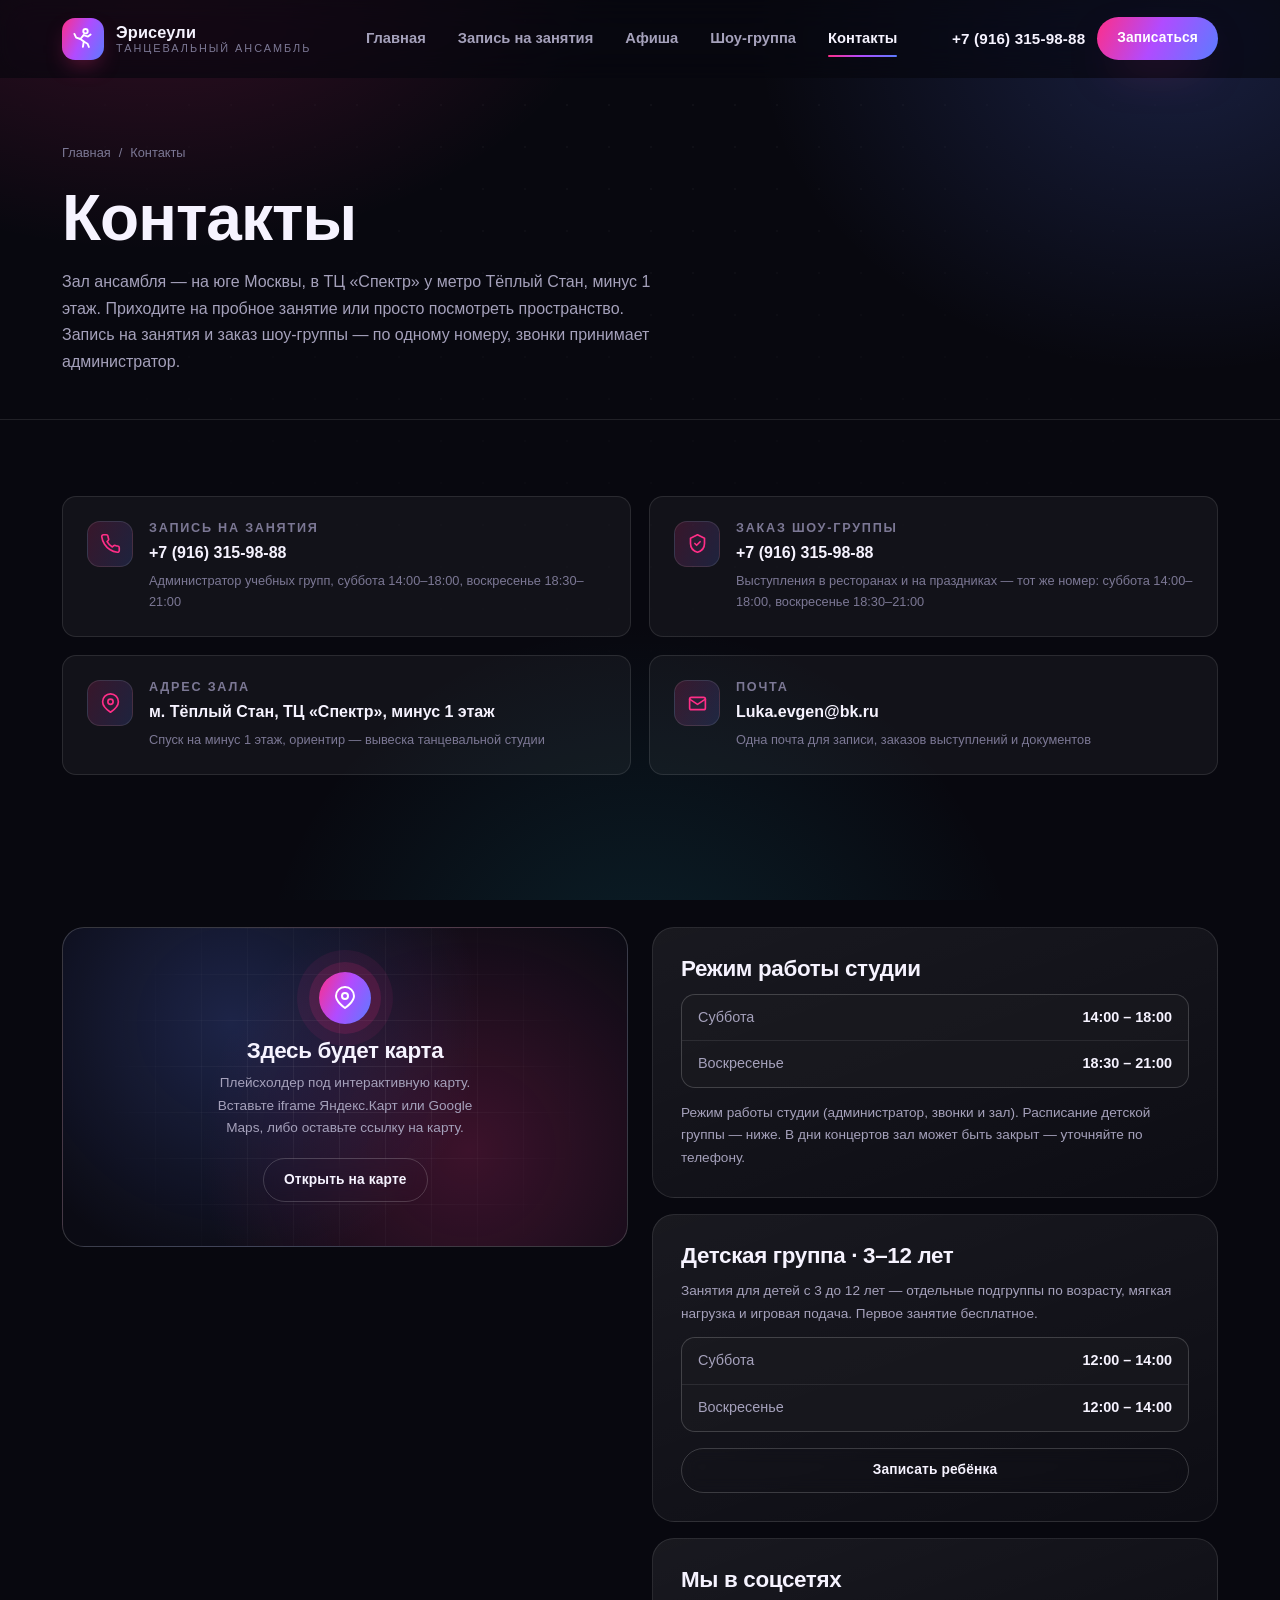
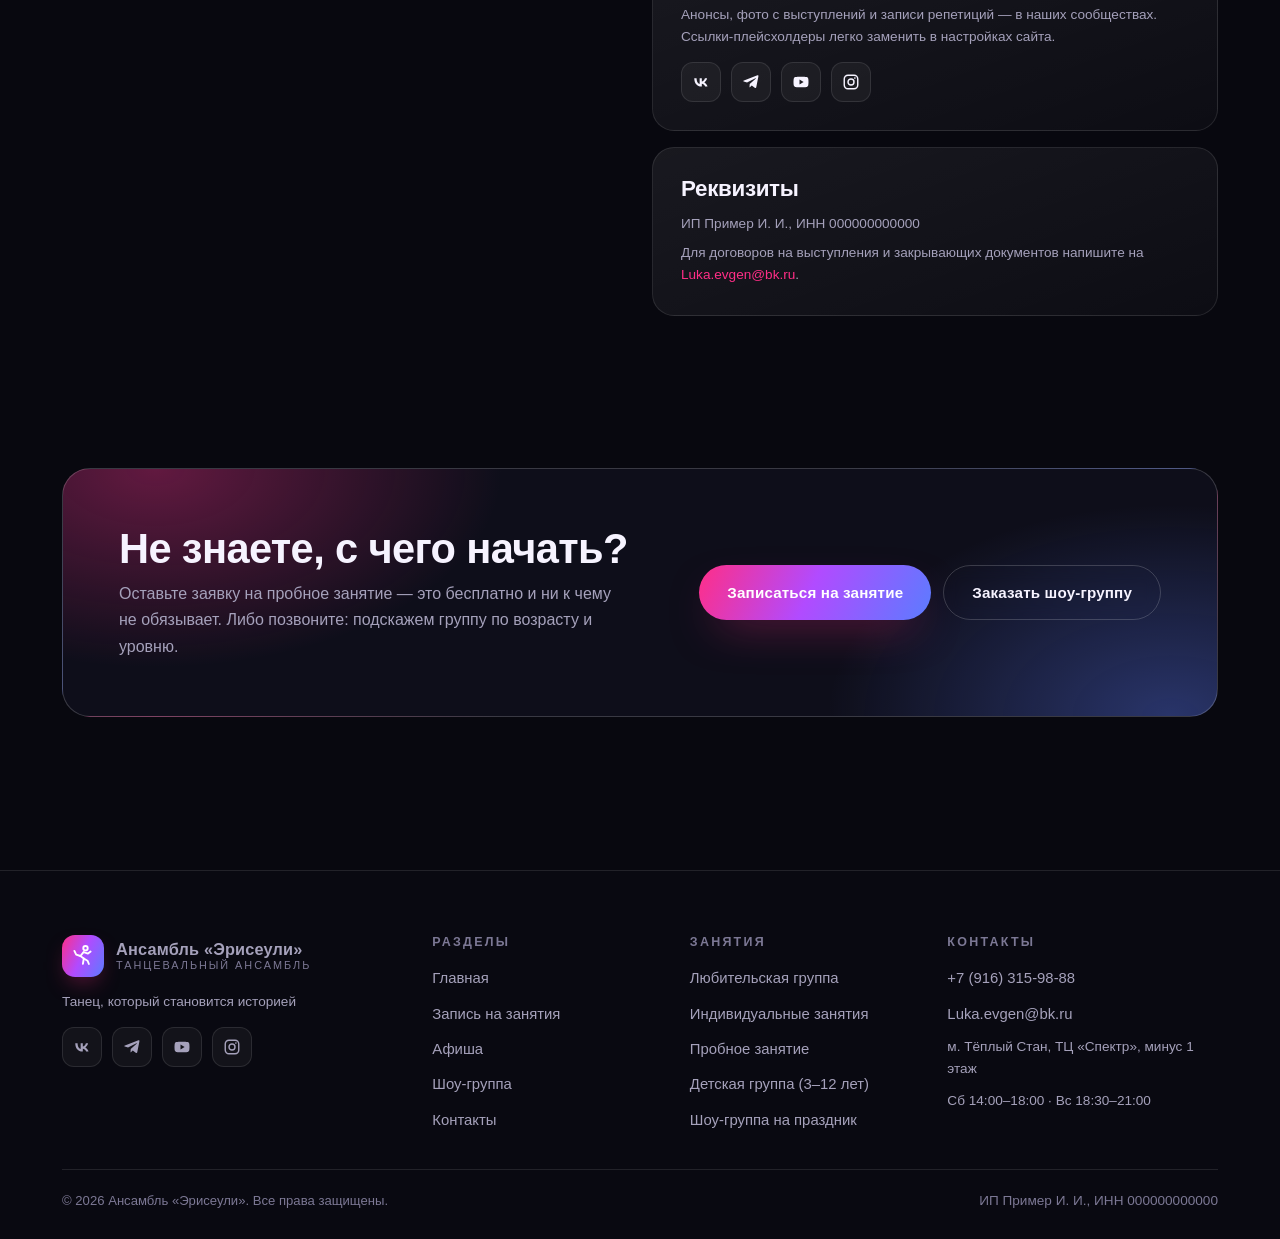
<file: contacts.html>
<!DOCTYPE html>
<html lang="ru">
<head>
<meta charset="UTF-8">
<meta name="viewport" content="width=device-width, initial-scale=1">
<meta name="description" content="Контакты танцевального ансамбля «Эрисеули»: адрес зала, телефоны для записи и заказа шоу-группы, email, соцсети, режим работы.">
<meta property="og:type" content="website">
<meta property="og:site_name" content="Ансамбль «Эрисеули»">
<meta property="og:locale" content="ru_RU">
<meta property="og:title" content="Контакты — Ансамбль «Эрисеули»">
<meta property="og:description" content="Контакты танцевального ансамбля «Эрисеули»: адрес зала, телефоны для записи и заказа шоу-группы, email, соцсети, режим работы.">
<title>Контакты — Ансамбль «Эрисеули»</title>
<link rel="stylesheet" href="assets/css/style.css">
</head>
<body>

<header class="header">
  <div class="header__inner">
    <a class="brand" href="index.html" aria-label="На главную">
      <span class="brand__mark">
        <svg viewBox="0 0 24 24" fill="none" stroke="#fff" stroke-width="1.9" stroke-linecap="round" stroke-linejoin="round" aria-hidden="true">
          <circle cx="14.5" cy="4.2" r="2.2"/>
          <path d="M12.6 8.2 9.4 12l3.4 2.5-.9 5.3"/>
          <path d="M12.8 14.5l3.7 2.2 1.4 3.3"/>
          <path d="M9.4 12 5.2 10.6 3.4 6.9"/>
          <path d="M12.6 8.2 17 9.6l2.6-2.1"/>
        </svg>
      </span>
      <span class="brand__text">
        <span class="brand__name" data-site="nameShort">Эрисеули</span>
        <span class="brand__tag" data-site="tagline">Танцевальный ансамбль</span>
      </span>
    </a>

    <nav class="nav" id="nav" aria-label="Основная навигация">
      <a class="nav__link" href="index.html">Главная</a>
      <a class="nav__link" href="zapis.html">Запись на занятия</a>
      <a class="nav__link" href="afisha.html">Афиша</a>
      <a class="nav__link" href="show-group.html">Шоу-группа</a>
      <a class="nav__link is-active" href="contacts.html">Контакты</a>
    </nav>

    <div class="header__actions">
      <a class="header__phone" href="tel:+79163159888" data-site-href="phone" data-site="phone">+7 (916) 315-98-88</a>
      <a class="btn btn--sm" href="zapis.html">Записаться</a>
      <button class="burger" type="button" aria-label="Меню" aria-expanded="false" aria-controls="nav">
        <span></span><span></span><span></span>
      </button>
    </div>
  </div>
</header>

<main>

  <section class="page-head">
    <div class="container">
      <div class="breadcrumbs">
        <a href="index.html">Главная</a> <span>/</span> <span>Контакты</span>
      </div>
      <h1>Контакты</h1>
      <p>Зал ансамбля — на юге Москвы, в ТЦ «Спектр» у метро Тёплый Стан, минус 1 этаж. Приходите на пробное занятие или просто посмотреть пространство. Запись на занятия и заказ шоу-группы — по одному номеру, звонки принимает администратор.</p>
    </div>
  </section>

  <section class="section section--tight">
    <div class="container">
      <div class="contact-grid">

        <div class="contact-item reveal">
          <div class="contact-item__ico">
            <svg viewBox="0 0 24 24" fill="none" stroke="currentColor" stroke-width="1.9" stroke-linecap="round" stroke-linejoin="round" aria-hidden="true"><path d="M22 16.9V20a2 2 0 0 1-2.2 2 19.8 19.8 0 0 1-8.6-3.1 19.5 19.5 0 0 1-6-6A19.8 19.8 0 0 1 2 4.2 2 2 0 0 1 4 2h3.1a2 2 0 0 1 2 1.7c.1 1 .4 1.9.7 2.8a2 2 0 0 1-.5 2.1L8.1 9.9a16 16 0 0 0 6 6l1.3-1.2a2 2 0 0 1 2.1-.5c.9.3 1.8.6 2.8.7a2 2 0 0 1 1.7 2z"/></svg>
          </div>
          <div>
            <h4>Запись на занятия</h4>
            <a href="tel:+79163159888" data-site-href="phone" data-site="phone">+7 (916) 315-98-88</a>
            <small>Администратор учебных групп, суббота 14:00–18:00, воскресенье 18:30–21:00</small>
          </div>
        </div>

        <div class="contact-item reveal">
          <div class="contact-item__ico">
            <svg viewBox="0 0 24 24" fill="none" stroke="currentColor" stroke-width="1.9" stroke-linecap="round" stroke-linejoin="round" aria-hidden="true"><path d="M12 2 4 6v6c0 5 3.4 8.6 8 10 4.6-1.4 8-5 8-10V6z"/><path d="m9 12 2 2 4-4"/></svg>
          </div>
          <div>
            <h4>Заказ шоу-группы</h4>
            <a href="tel:+79163159888" data-site-href="phone" data-site="phone">+7 (916) 315-98-88</a>
            <small>Выступления в ресторанах и на праздниках — тот же номер: суббота 14:00–18:00, воскресенье 18:30–21:00</small>
          </div>
        </div>

        <div class="contact-item reveal">
          <div class="contact-item__ico">
            <svg viewBox="0 0 24 24" fill="none" stroke="currentColor" stroke-width="1.9" stroke-linecap="round" stroke-linejoin="round" aria-hidden="true"><path d="M21 10c0 6-9 12-9 12s-9-6-9-12a9 9 0 0 1 18 0z"/><circle cx="12" cy="10" r="3"/></svg>
          </div>
          <div>
            <h4>Адрес зала</h4>
            <p data-site="address">м. Тёплый Стан, ТЦ «Спектр», минус 1 этаж</p>
            <small data-site="addressNote">Спуск на минус 1 этаж, ориентир — вывеска танцевальной студии</small>
          </div>
        </div>

        <div class="contact-item reveal">
          <div class="contact-item__ico">
            <svg viewBox="0 0 24 24" fill="none" stroke="currentColor" stroke-width="1.9" stroke-linecap="round" stroke-linejoin="round" aria-hidden="true"><rect x="3" y="5" width="18" height="14" rx="2"/><path d="m3 7 9 6 9-6"/></svg>
          </div>
          <div>
            <h4>Почта</h4>
            <a href="mailto:Luka.evgen@bk.ru" data-site-href="email" data-site="email">Luka.evgen@bk.ru</a>
            <small>Одна почта для записи, заказов выступлений и документов</small>
          </div>
        </div>

      </div>
    </div>
  </section>

  <section class="section section--tight">
    <div class="container">
      <div class="grid grid--2" style="gap:24px;align-items:stretch">

        <div class="reveal">
          <div class="map-placeholder">
            <div class="map-placeholder__inner">
              <div class="map-placeholder__pin">
                <svg viewBox="0 0 24 24" fill="none" stroke="#fff" stroke-width="2" stroke-linecap="round" stroke-linejoin="round" aria-hidden="true"><path d="M21 10c0 6-9 12-9 12s-9-6-9-12a9 9 0 0 1 18 0z"/><circle cx="12" cy="10" r="3"/></svg>
              </div>
              <h3 style="margin-bottom:8px">Здесь будет карта</h3>
              <p class="muted small" style="max-width:36ch;margin:0 auto 18px">Плейсхолдер под интерактивную карту. Вставьте iframe Яндекс.Карт или Google Maps, либо оставьте ссылку на карту.</p>
              <a class="btn btn--ghost btn--sm" href="https://yandex.ru/maps/" data-site-href="map" target="_blank" rel="noopener">Открыть на карте</a>
            </div>
          </div>
        </div>

        <div class="grid" style="gap:16px">
          <div class="card reveal">
            <h3>Режим работы студии</h3>
            <ul class="hours-list" data-hours>
              <li><span>Суббота</span><strong>14:00 – 18:00</strong></li>
              <li><span>Воскресенье</span><strong>18:30 – 21:00</strong></li>
            </ul>
            <p class="small muted" style="margin:14px 0 0">Режим работы студии (администратор, звонки и зал). Расписание детской группы — ниже. В дни концертов зал может быть закрыт — уточняйте по телефону.</p>
          </div>

          <div class="card reveal" id="kids-schedule">
            <h3>Детская группа · 3–12 лет</h3>
            <p class="muted small" style="margin-bottom:12px">Занятия для детей с 3 до 12 лет — отдельные подгруппы по возрасту, мягкая нагрузка и игровая подача. Первое занятие бесплатное.</p>
            <ul class="hours-list" data-kids-schedule>
              <li><span>Суббота</span><strong>12:00 – 14:00</strong></li>
              <li><span>Воскресенье</span><strong>12:00 – 14:00</strong></li>
            </ul>
            <a class="btn btn--ghost btn--sm btn--block" href="zapis.html#form" style="margin-top:16px">Записать ребёнка</a>
          </div>

          <div class="card reveal">
            <h3>Мы в соцсетях</h3>
            <p class="muted small">Анонсы, фото с выступлений и записи репетиций — в наших сообществах. Ссылки-плейсхолдеры легко заменить в настройках сайта.</p>
            <div class="socials" data-socials></div>
          </div>

          <div class="card reveal">
            <h3>Реквизиты</h3>
            <p class="small muted" style="margin-bottom:6px" data-site="legal">ИП Пример И. И., ИНН 000000000000</p>
            <p class="small muted" style="margin:0">Для договоров на выступления и закрывающих документов напишите на <a href="mailto:Luka.evgen@bk.ru" data-site-href="emailShow" data-site="emailShow" style="color:var(--accent)">Luka.evgen@bk.ru</a>.</p>
          </div>
        </div>

      </div>
    </div>
  </section>

  <section class="section section--tight">
    <div class="container">
      <div class="cta-band reveal">
        <div>
          <h2>Не знаете, с чего начать?</h2>
          <p>Оставьте заявку на пробное занятие — это бесплатно и ни к чему не обязывает. Либо позвоните: подскажем группу по возрасту и уровню.</p>
        </div>
        <div class="cta-band__actions">
          <a class="btn" href="zapis.html">Записаться на занятие</a>
          <a class="btn btn--ghost" href="show-group.html">Заказать шоу-группу</a>
        </div>
      </div>
    </div>
  </section>

</main>

<footer class="footer">
  <div class="container">
    <div class="footer__grid">
      <div>
        <a class="brand" href="index.html">
          <span class="brand__mark">
            <svg viewBox="0 0 24 24" fill="none" stroke="#fff" stroke-width="1.9" stroke-linecap="round" stroke-linejoin="round" aria-hidden="true">
              <circle cx="14.5" cy="4.2" r="2.2"/>
              <path d="M12.6 8.2 9.4 12l3.4 2.5-.9 5.3"/>
              <path d="M12.8 14.5l3.7 2.2 1.4 3.3"/>
              <path d="M9.4 12 5.2 10.6 3.4 6.9"/>
              <path d="M12.6 8.2 17 9.6l2.6-2.1"/>
            </svg>
          </span>
          <span class="brand__text">
            <span class="brand__name" data-site="name">Ансамбль «Эрисеули»</span>
            <span class="brand__tag" data-site="tagline">Танцевальный ансамбль</span>
          </span>
        </a>
        <p class="small muted" data-site="slogan">Танец, который становится историей</p>
        <div class="socials" data-socials></div>
      </div>

      <div>
        <h4>Разделы</h4>
        <ul>
          <li><a href="index.html">Главная</a></li>
          <li><a href="zapis.html">Запись на занятия</a></li>
          <li><a href="afisha.html">Афиша</a></li>
          <li><a href="show-group.html">Шоу-группа</a></li>
          <li><a href="contacts.html">Контакты</a></li>
        </ul>
      </div>

      <div>
        <h4>Занятия</h4>
        <ul>
          <li><a href="zapis.html#groups">Любительская группа</a></li>
          <li><a href="zapis.html#groups">Индивидуальные занятия</a></li>
          <li><a href="zapis.html#groups">Пробное занятие</a></li>
          <li><a href="zapis.html#groups">Детская группа (3–12 лет)</a></li>
          <li><a href="show-group.html">Шоу-группа на праздник</a></li>
        </ul>
      </div>

      <div>
        <h4>Контакты</h4>
        <ul>
          <li><a href="tel:+79163159888" data-site-href="phone" data-site="phone">+7 (916) 315-98-88</a></li>
          <li><a href="mailto:Luka.evgen@bk.ru" data-site-href="email" data-site="email">Luka.evgen@bk.ru</a></li>
          <li class="small muted" data-site="address">м. Тёплый Стан, ТЦ «Спектр», минус 1 этаж</li>
          <li class="small muted" data-site="hoursShort">Сб 14:00–18:00 · Вс 18:30–21:00</li>
        </ul>
      </div>
    </div>

    <div class="footer__bottom">
      <span>© <span data-year>2026</span> <span data-site="name">Ансамбль «Эрисеули»</span>. <span data-site="copyright">Все права защищены.</span></span>
      <span class="small" data-site="legal">ИП Пример И. И., ИНН 000000000000</span>
    </div>
  </div>
</footer>

<script src="assets/js/config.js"></script>
<script src="assets/js/main.js"></script>
</body>
</html>
</file>
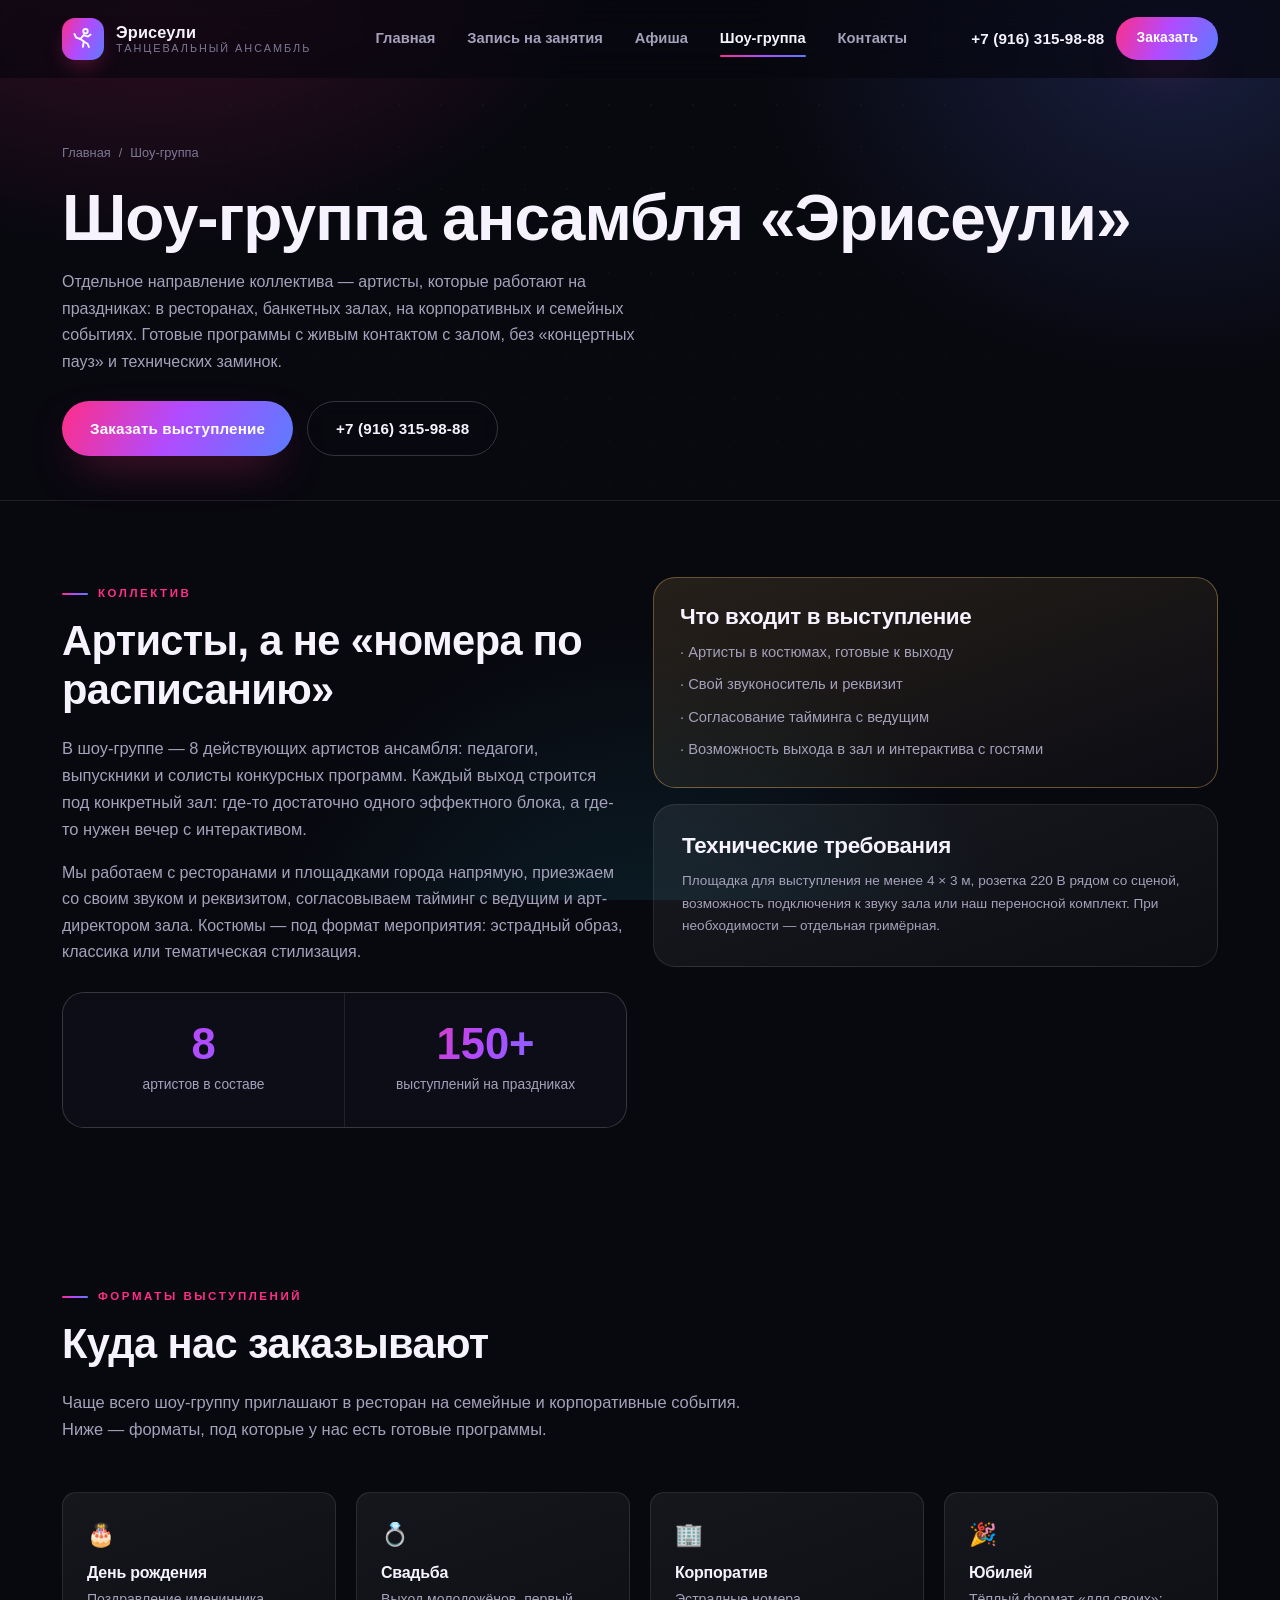
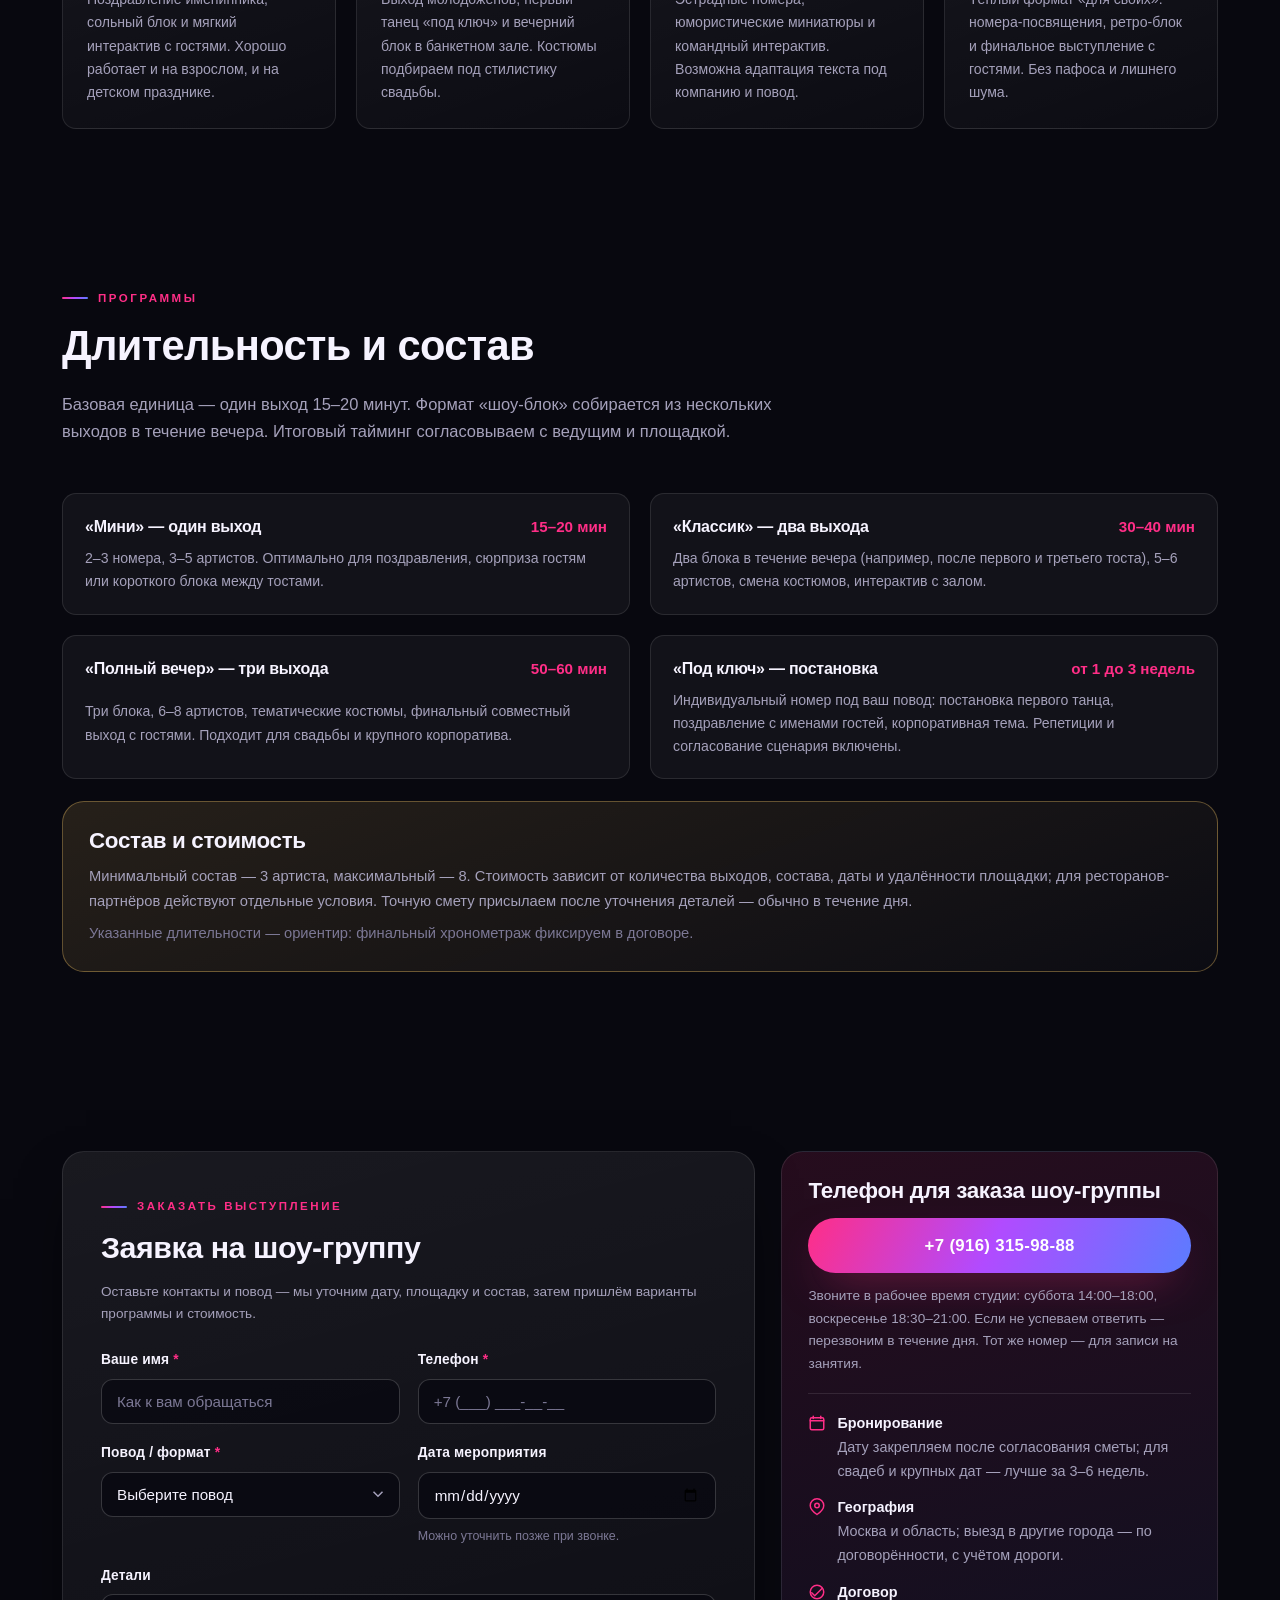
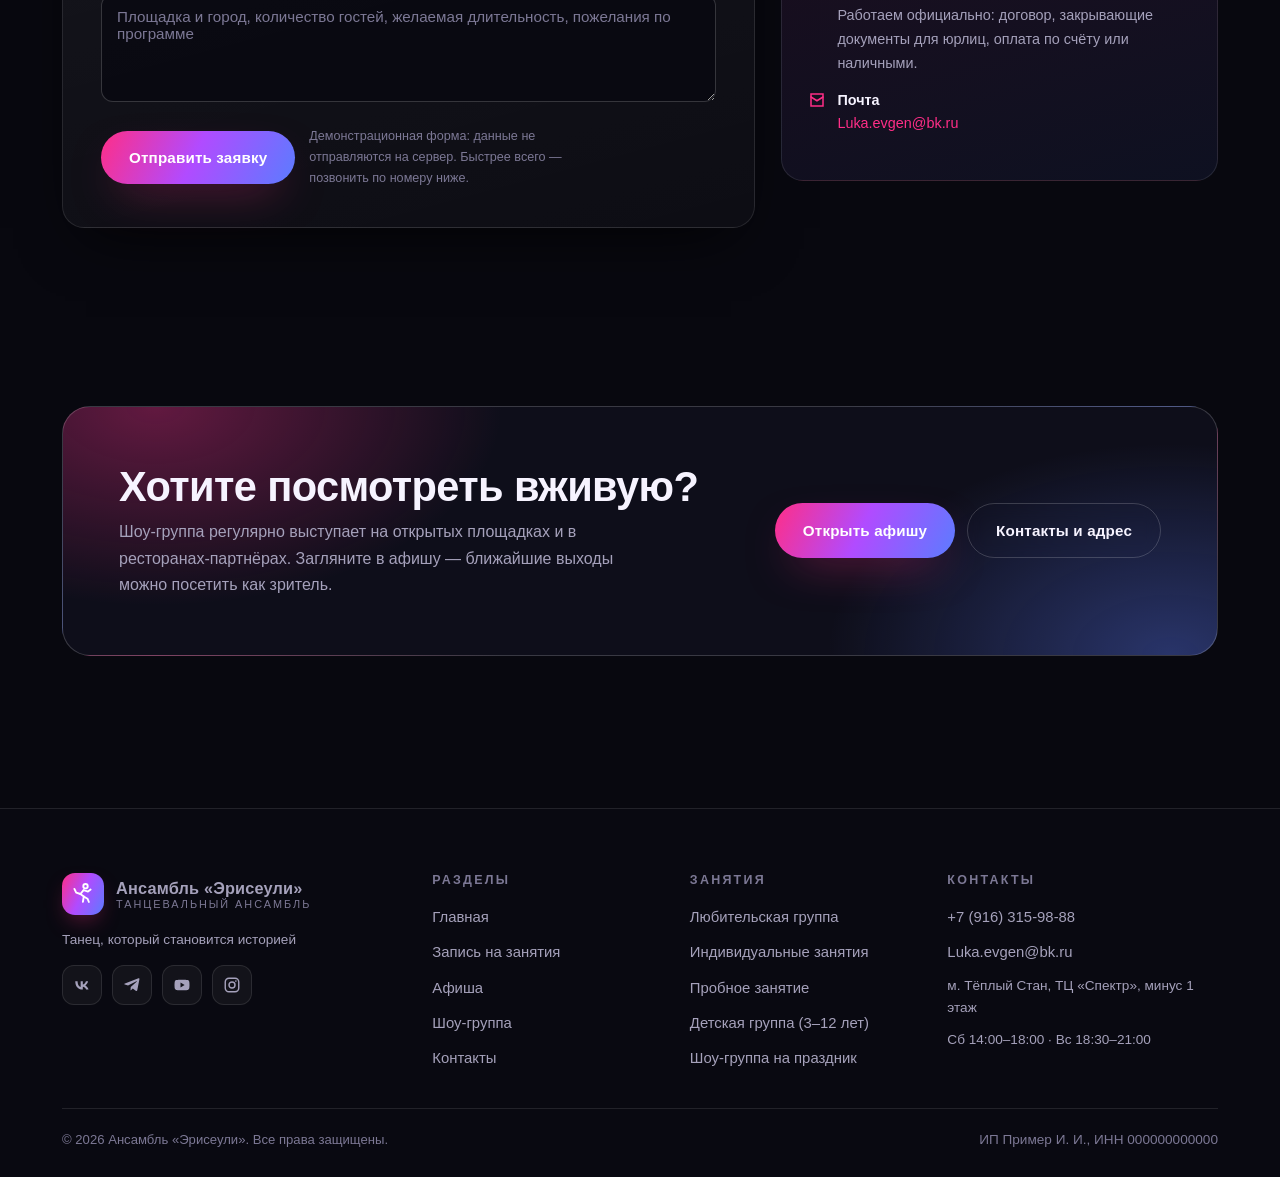
<file: show-group.html>
<!DOCTYPE html>
<html lang="ru">
<head>
<meta charset="UTF-8">
<meta name="viewport" content="width=device-width, initial-scale=1">
<meta name="description" content="Шоу-группа танцевального ансамбля «Эрисеули»: выступления в ресторанах на день рождения, свадьбу, корпоратив и юбилей. Программы от 15 до 60 минут, заказ по телефону.">
<meta property="og:type" content="website">
<meta property="og:site_name" content="Ансамбль «Эрисеули»">
<meta property="og:locale" content="ru_RU">
<meta property="og:title" content="Шоу-группа на праздник — Ансамбль «Эрисеули»">
<meta property="og:description" content="Шоу-группа танцевального ансамбля «Эрисеули»: выступления в ресторанах на день рождения, свадьбу, корпоратив и юбилей. Программы от 15 до 60 минут, заказ по телефону.">
<title>Шоу-группа на праздник — Ансамбль «Эрисеули»</title>
<link rel="stylesheet" href="assets/css/style.css">
</head>
<body>

<header class="header">
  <div class="header__inner">
    <a class="brand" href="index.html" aria-label="На главную">
      <span class="brand__mark">
        <svg viewBox="0 0 24 24" fill="none" stroke="#fff" stroke-width="1.9" stroke-linecap="round" stroke-linejoin="round" aria-hidden="true">
          <circle cx="14.5" cy="4.2" r="2.2"/>
          <path d="M12.6 8.2 9.4 12l3.4 2.5-.9 5.3"/>
          <path d="M12.8 14.5l3.7 2.2 1.4 3.3"/>
          <path d="M9.4 12 5.2 10.6 3.4 6.9"/>
          <path d="M12.6 8.2 17 9.6l2.6-2.1"/>
        </svg>
      </span>
      <span class="brand__text">
        <span class="brand__name" data-site="nameShort">Эрисеули</span>
        <span class="brand__tag" data-site="tagline">Танцевальный ансамбль</span>
      </span>
    </a>

    <nav class="nav" id="nav" aria-label="Основная навигация">
      <a class="nav__link" href="index.html">Главная</a>
      <a class="nav__link" href="zapis.html">Запись на занятия</a>
      <a class="nav__link" href="afisha.html">Афиша</a>
      <a class="nav__link is-active" href="show-group.html">Шоу-группа</a>
      <a class="nav__link" href="contacts.html">Контакты</a>
    </nav>

    <div class="header__actions">
      <a class="header__phone" href="tel:+79163159888" data-site-href="phone" data-site="phone">+7 (916) 315-98-88</a>
      <a class="btn btn--sm" href="#order">Заказать</a>
      <button class="burger" type="button" aria-label="Меню" aria-expanded="false" aria-controls="nav">
        <span></span><span></span><span></span>
      </button>
    </div>
  </div>
</header>

<main>

  <section class="page-head">
    <div class="container">
      <div class="breadcrumbs">
        <a href="index.html">Главная</a> <span>/</span> <span>Шоу-группа</span>
      </div>
      <h1>Шоу-группа ансамбля «Эрисеули»</h1>
      <p>Отдельное направление коллектива — артисты, которые работают на праздниках: в ресторанах, банкетных залах, на корпоративных и семейных событиях. Готовые программы с живым контактом с залом, без «концертных пауз» и технических заминок.</p>
      <div class="hero__cta" style="margin-top:26px">
        <a class="btn" href="#order">Заказать выступление</a>
        <a class="btn btn--ghost" href="tel:+79163159888" data-site-href="phone" data-site="phone">+7 (916) 315-98-88</a>
      </div>
    </div>
  </section>

  <!-- О коллективе -->
  <section class="section section--tight">
    <div class="container">
      <div class="grid grid--2" style="gap:26px;align-items:start">
        <div class="reveal">
          <div class="eyebrow">Коллектив</div>
          <h2>Артисты, а не «номера по расписанию»</h2>
          <p class="lead">В шоу-группе — 8 действующих артистов ансамбля: педагоги, выпускники и солисты конкурсных программ. Каждый выход строится под конкретный зал: где-то достаточно одного эффектного блока, а где-то нужен вечер с интерактивом.</p>
          <p class="muted">Мы работаем с ресторанами и площадками города напрямую, приезжаем со своим звуком и реквизитом, согласовываем тайминг с ведущим и арт-директором зала. Костюмы — под формат мероприятия: эстрадный образ, классика или тематическая стилизация.</p>

          <div class="stats reveal" style="margin-top:26px;grid-template-columns:repeat(2,minmax(0,1fr))">
            <div class="stat">
              <div class="stat__num">8</div>
              <div class="stat__txt">артистов в составе</div>
            </div>
            <div class="stat">
              <div class="stat__num">150+</div>
              <div class="stat__txt">выступлений на праздниках</div>
            </div>
          </div>
        </div>

        <div class="grid" style="gap:16px">
          <div class="highlight-card reveal">
            <h3>Что входит в выступление</h3>
            <p>· Артисты в костюмах, готовые к выходу</p>
            <p>· Свой звуконоситель и реквизит</p>
            <p>· Согласование тайминга с ведущим</p>
            <p style="margin:0">· Возможность выхода в зал и интерактива с гостями</p>
          </div>
          <div class="card reveal">
            <h3>Технические требования</h3>
            <p class="muted small" style="margin-bottom:0">Площадка для выступления не менее 4 × 3 м, розетка 220 В рядом со сценой, возможность подключения к звуку зала или наш переносной комплект. При необходимости — отдельная гримёрная.</p>
          </div>
        </div>
      </div>
    </div>
  </section>

  <!-- Форматы -->
  <section class="section section--tight" id="formats">
    <div class="container">
      <div class="section-head reveal">
        <div class="eyebrow">Форматы выступлений</div>
        <h2>Куда нас заказывают</h2>
        <p class="lead">Чаще всего шоу-группу приглашают в ресторан на семейные и корпоративные события. Ниже — форматы, под которые у нас есть готовые программы.</p>
      </div>

      <div class="grid grid--4">
        <article class="format-card reveal">
          <div class="format-card__ico">🎂</div>
          <h4>День рождения</h4>
          <p>Поздравление именинника, сольный блок и мягкий интерактив с гостями. Хорошо работает и на взрослом, и на детском празднике.</p>
        </article>
        <article class="format-card reveal">
          <div class="format-card__ico">💍</div>
          <h4>Свадьба</h4>
          <p>Выход молодожёнов, первый танец «под ключ» и вечерний блок в банкетном зале. Костюмы подбираем под стилистику свадьбы.</p>
        </article>
        <article class="format-card reveal">
          <div class="format-card__ico">🏢</div>
          <h4>Корпоратив</h4>
          <p>Эстрадные номера, юмористические миниатюры и командный интерактив. Возможна адаптация текста под компанию и повод.</p>
        </article>
        <article class="format-card reveal">
          <div class="format-card__ico">🎉</div>
          <h4>Юбилей</h4>
          <p>Тёплый формат «для своих»: номера-посвящения, ретро-блок и финальное выступление с гостями. Без пафоса и лишнего шума.</p>
        </article>
      </div>
    </div>
  </section>

  <!-- Программы и длительность -->
  <section class="section section--tight" id="programs">
    <div class="container">
      <div class="section-head reveal">
        <div class="eyebrow">Программы</div>
        <h2>Длительность и состав</h2>
        <p class="lead">Базовая единица — один выход 15–20 минут. Формат «шоу-блок» собирается из нескольких выходов в течение вечера. Итоговый тайминг согласовываем с ведущим и площадкой.</p>
      </div>

      <div class="grid grid--2">
        <div class="program reveal">
          <h4>«Мини» — один выход</h4>
          <div class="program__dur">15–20 мин</div>
          <p>2–3 номера, 3–5 артистов. Оптимально для поздравления, сюрприза гостям или короткого блока между тостами.</p>
        </div>
        <div class="program reveal">
          <h4>«Классик» — два выхода</h4>
          <div class="program__dur">30–40 мин</div>
          <p>Два блока в течение вечера (например, после первого и третьего тоста), 5–6 артистов, смена костюмов, интерактив с залом.</p>
        </div>
        <div class="program reveal">
          <h4>«Полный вечер» — три выхода</h4>
          <div class="program__dur">50–60 мин</div>
          <p>Три блока, 6–8 артистов, тематические костюмы, финальный совместный выход с гостями. Подходит для свадьбы и крупного корпоратива.</p>
        </div>
        <div class="program reveal">
          <h4>«Под ключ» — постановка</h4>
          <div class="program__dur">от 1 до 3 недель</div>
          <p>Индивидуальный номер под ваш повод: постановка первого танца, поздравление с именами гостей, корпоративная тема. Репетиции и согласование сценария включены.</p>
        </div>
      </div>

      <div class="highlight-card reveal" style="margin-top:22px">
        <h3>Состав и стоимость</h3>
        <p>Минимальный состав — 3 артиста, максимальный — 8. Стоимость зависит от количества выходов, состава, даты и удалённости площадки; для ресторанов-партнёров действуют отдельные условия. Точную смету присылаем после уточнения деталей — обычно в течение дня.</p>
        <p class="small" style="margin:0;color:var(--muted-2)">Указанные длительности — ориентир: финальный хронометраж фиксируем в договоре.</p>
      </div>
    </div>
  </section>

  <!-- Заказ -->
  <section class="section" id="order">
    <div class="container">
      <div class="form-shell">

        <div class="form-card reveal">
          <div class="eyebrow">Заказать выступление</div>
          <h2 style="font-size:clamp(1.4rem,2.6vw,1.9rem)">Заявка на шоу-группу</h2>
          <p class="muted small" style="margin-bottom:24px">Оставьте контакты и повод — мы уточним дату, площадку и состав, затем пришлём варианты программы и стоимость.</p>

          <form id="orderForm" novalidate>
            <div class="form-grid">
              <div class="field">
                <label for="orderName">Ваше имя <span class="req">*</span></label>
                <input type="text" id="orderName" name="orderName" placeholder="Как к вам обращаться" autocomplete="name">
                <span class="field__error"></span>
              </div>

              <div class="field">
                <label for="orderPhone">Телефон <span class="req">*</span></label>
                <input type="tel" id="orderPhone" name="orderPhone" data-mask="phone" placeholder="+7 (___) ___-__-__" autocomplete="tel" inputmode="tel">
                <span class="field__error"></span>
              </div>

              <div class="field">
                <label for="orderFormat">Повод / формат <span class="req">*</span></label>
                <select id="orderFormat" name="orderFormat">
                  <option value="">Выберите повод</option>
                  <option value="День рождения">День рождения</option>
                  <option value="Свадьба">Свадьба</option>
                  <option value="Корпоратив">Корпоратив</option>
                  <option value="Юбилей">Юбилей</option>
                  <option value="Другое событие">Другое событие</option>
                </select>
                <span class="field__error"></span>
              </div>

              <div class="field">
                <label for="orderDate">Дата мероприятия</label>
                <input type="date" id="orderDate" name="orderDate">
                <span class="field__hint">Можно уточнить позже при звонке.</span>
              </div>

              <div class="field field--full">
                <label for="orderComment">Детали</label>
                <textarea id="orderComment" name="orderComment" placeholder="Площадка и город, количество гостей, желаемая длительность, пожелания по программе"></textarea>
              </div>
            </div>

            <div class="form-actions">
              <button class="btn" type="submit">Отправить заявку</button>
              <p class="form-note">Демонстрационная форма: данные не отправляются на сервер. Быстрее всего — позвонить по номеру ниже.</p>
            </div>
          </form>

          <div class="form-success" id="orderSuccess" role="status" aria-live="polite">
            <div class="form-success__icon">
              <svg viewBox="0 0 24 24" fill="none" stroke="currentColor" stroke-width="2.4" stroke-linecap="round" stroke-linejoin="round" aria-hidden="true">
                <path d="M20 6 9 17l-5-5"/>
              </svg>
            </div>
            <h3>Заявка принята</h3>
            <p>Спасибо! Мы свяжемся с вами, уточним площадку и тайминг, а затем пришлём варианты программы и стоимость.</p>
            <div class="form-success__summary" data-order-summary></div>
            <div style="margin-top:22px;display:flex;gap:12px;flex-wrap:wrap;justify-content:center">
              <a class="btn btn--sm" href="tel:+79163159888" data-site-href="phone">Позвонить сейчас</a>
              <a class="btn btn--ghost btn--sm" href="afisha.html">Ближайшие выступления</a>
            </div>
          </div>
        </div>

        <aside class="aside-card reveal">
          <h3>Телефон для заказа шоу-группы</h3>
          <a class="btn btn--block" href="tel:+79163159888" data-site-href="phone" data-site="phone" style="font-size:1.05rem;letter-spacing:0.02em">+7 (916) 315-98-88</a>
          <p class="small muted" style="margin:12px 0 0">Звоните в рабочее время студии: суббота 14:00–18:00, воскресенье 18:30–21:00. Если не успеваем ответить — перезвоним в течение дня. Тот же номер — для записи на занятия.</p>

          <div class="aside-divider"></div>

          <ul class="aside-list">
            <li>
              <svg viewBox="0 0 24 24" fill="none" stroke="currentColor" stroke-width="2" stroke-linecap="round" aria-hidden="true"><rect x="3" y="5" width="18" height="16" rx="2"/><path d="M3 9h18M7 3v3M17 3v3"/></svg>
              <span><strong>Бронирование</strong><br>Дату закрепляем после согласования сметы; для свадеб и крупных дат — лучше за 3–6 недель.</span>
            </li>
            <li>
              <svg viewBox="0 0 24 24" fill="none" stroke="currentColor" stroke-width="2" stroke-linecap="round" aria-hidden="true"><path d="M21 10c0 6-9 12-9 12s-9-6-9-12a9 9 0 0 1 18 0z"/><circle cx="12" cy="10" r="3"/></svg>
              <span><strong>География</strong><br>Москва и область; выезд в другие города — по договорённости, с учётом дороги.</span>
            </li>
            <li>
              <svg viewBox="0 0 24 24" fill="none" stroke="currentColor" stroke-width="2" stroke-linecap="round" aria-hidden="true"><path d="M5 13l4 4L19 7"/><circle cx="12" cy="12" r="9"/></svg>
              <span><strong>Договор</strong><br>Работаем официально: договор, закрывающие документы для юрлиц, оплата по счёту или наличными.</span>
            </li>
            <li>
              <svg viewBox="0 0 24 24" fill="none" stroke="currentColor" stroke-width="2" stroke-linecap="round" aria-hidden="true"><path d="M4 4h16v16H4z"/><path d="m4 8 8 5 8-5"/></svg>
              <span><strong>Почта</strong><br><a href="mailto:Luka.evgen@bk.ru" data-site-href="emailShow" data-site="emailShow" style="color:var(--accent)">Luka.evgen@bk.ru</a></span>
            </li>
          </ul>
        </aside>

      </div>
    </div>
  </section>

  <section class="section section--tight">
    <div class="container">
      <div class="cta-band reveal">
        <div>
          <h2>Хотите посмотреть вживую?</h2>
          <p>Шоу-группа регулярно выступает на открытых площадках и в ресторанах-партнёрах. Загляните в афишу — ближайшие выходы можно посетить как зритель.</p>
        </div>
        <div class="cta-band__actions">
          <a class="btn" href="afisha.html">Открыть афишу</a>
          <a class="btn btn--ghost" href="contacts.html">Контакты и адрес</a>
        </div>
      </div>
    </div>
  </section>

</main>

<footer class="footer">
  <div class="container">
    <div class="footer__grid">
      <div>
        <a class="brand" href="index.html">
          <span class="brand__mark">
            <svg viewBox="0 0 24 24" fill="none" stroke="#fff" stroke-width="1.9" stroke-linecap="round" stroke-linejoin="round" aria-hidden="true">
              <circle cx="14.5" cy="4.2" r="2.2"/>
              <path d="M12.6 8.2 9.4 12l3.4 2.5-.9 5.3"/>
              <path d="M12.8 14.5l3.7 2.2 1.4 3.3"/>
              <path d="M9.4 12 5.2 10.6 3.4 6.9"/>
              <path d="M12.6 8.2 17 9.6l2.6-2.1"/>
            </svg>
          </span>
          <span class="brand__text">
            <span class="brand__name" data-site="name">Ансамбль «Эрисеули»</span>
            <span class="brand__tag" data-site="tagline">Танцевальный ансамбль</span>
          </span>
        </a>
        <p class="small muted" data-site="slogan">Танец, который становится историей</p>
        <div class="socials" data-socials></div>
      </div>

      <div>
        <h4>Разделы</h4>
        <ul>
          <li><a href="index.html">Главная</a></li>
          <li><a href="zapis.html">Запись на занятия</a></li>
          <li><a href="afisha.html">Афиша</a></li>
          <li><a href="show-group.html">Шоу-группа</a></li>
          <li><a href="contacts.html">Контакты</a></li>
        </ul>
      </div>

      <div>
        <h4>Занятия</h4>
        <ul>
          <li><a href="zapis.html#groups">Любительская группа</a></li>
          <li><a href="zapis.html#groups">Индивидуальные занятия</a></li>
          <li><a href="zapis.html#groups">Пробное занятие</a></li>
          <li><a href="zapis.html#groups">Детская группа (3–12 лет)</a></li>
          <li><a href="show-group.html">Шоу-группа на праздник</a></li>
        </ul>
      </div>

      <div>
        <h4>Контакты</h4>
        <ul>
          <li><a href="tel:+79163159888" data-site-href="phone" data-site="phone">+7 (916) 315-98-88</a></li>
          <li><a href="mailto:Luka.evgen@bk.ru" data-site-href="email" data-site="email">Luka.evgen@bk.ru</a></li>
          <li class="small muted" data-site="address">м. Тёплый Стан, ТЦ «Спектр», минус 1 этаж</li>
          <li class="small muted" data-site="hoursShort">Сб 14:00–18:00 · Вс 18:30–21:00</li>
        </ul>
      </div>
    </div>

    <div class="footer__bottom">
      <span>© <span data-year>2026</span> <span data-site="name">Ансамбль «Эрисеули»</span>. <span data-site="copyright">Все права защищены.</span></span>
      <span class="small" data-site="legal">ИП Пример И. И., ИНН 000000000000</span>
    </div>
  </div>
</footer>

<script src="assets/js/config.js"></script>
<script src="assets/js/main.js"></script>
</body>
</html>
</file>
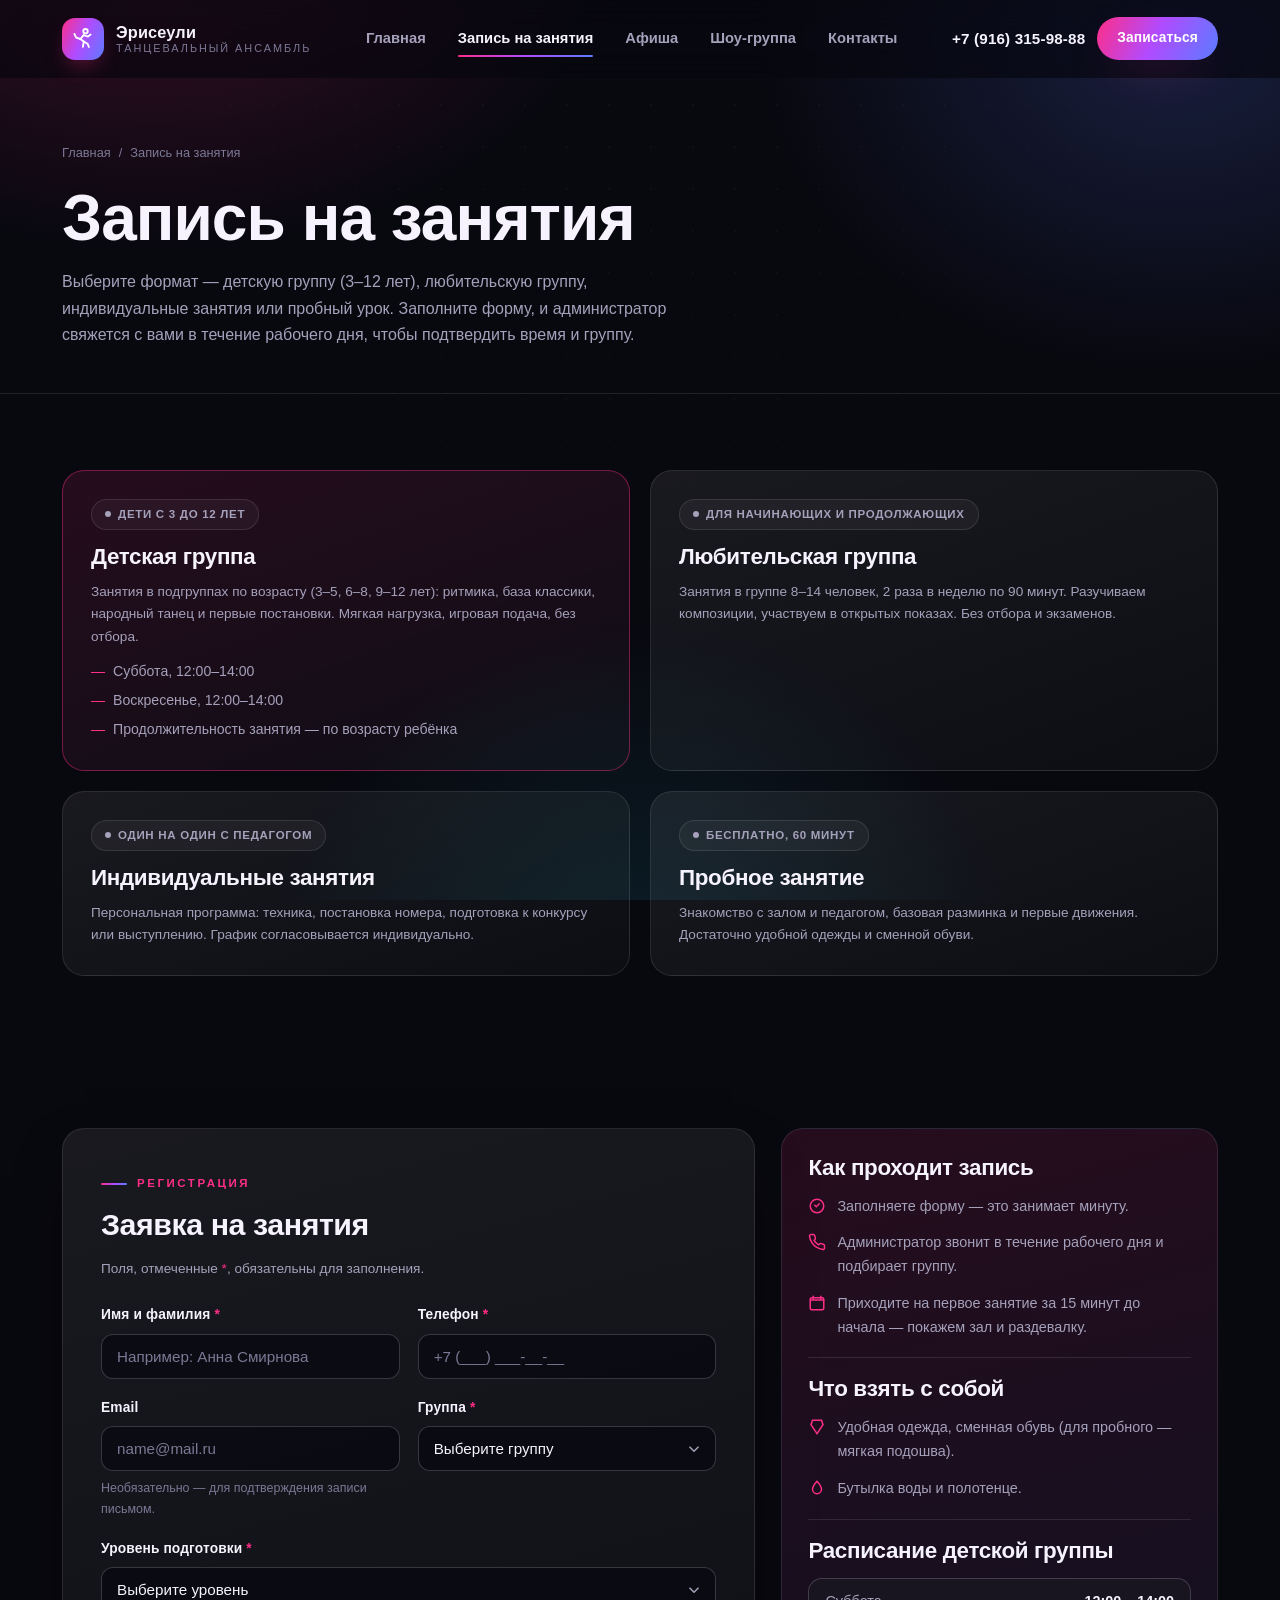
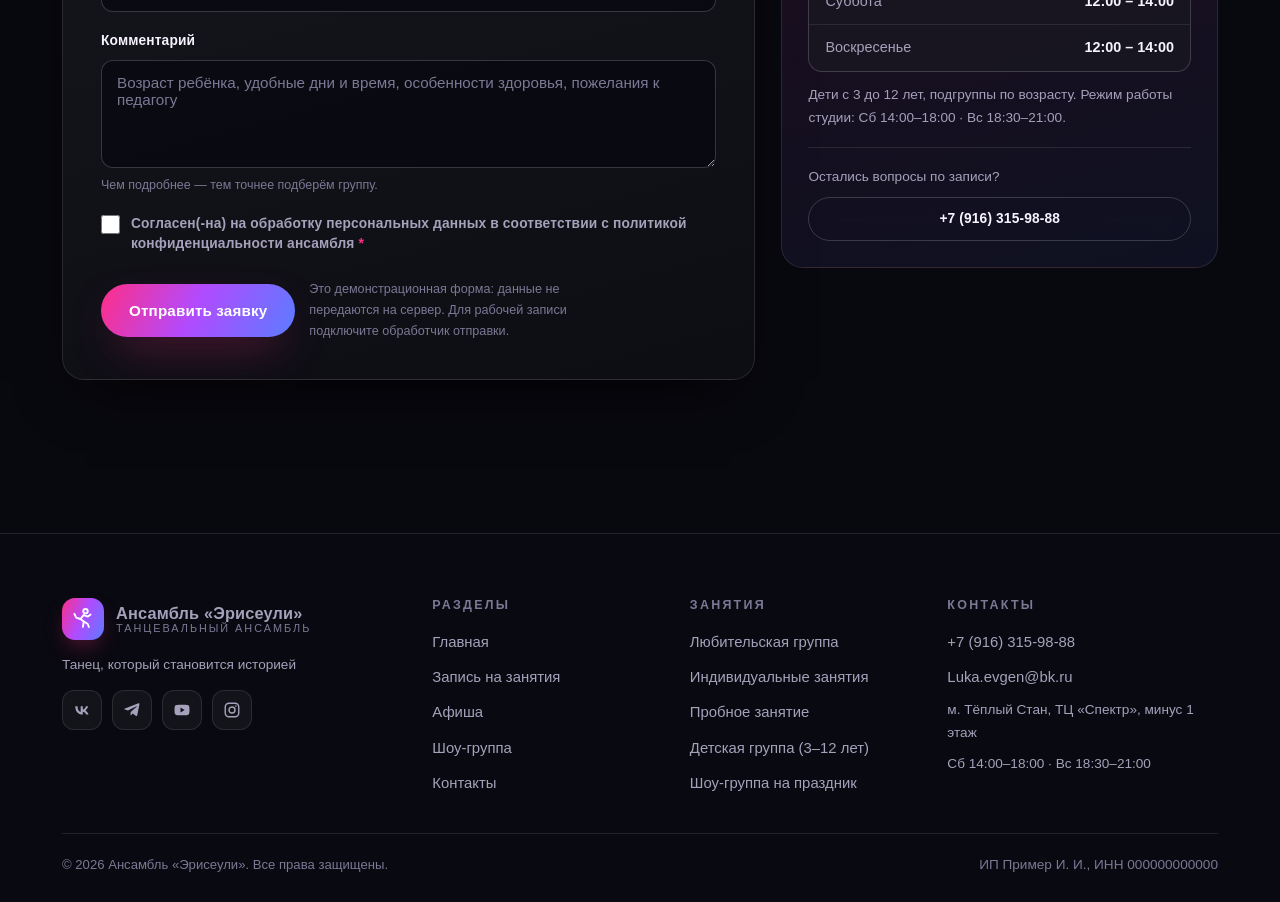
<file: zapis.html>
<!DOCTYPE html>
<html lang="ru">
<head>
<meta charset="UTF-8">
<meta name="viewport" content="width=device-width, initial-scale=1">
<meta name="description" content="Запись на занятия в танцевальный ансамбль «Эрисеули»: любительская группа, индивидуальные занятия, пробное занятие. Онлайн-форма записи.">
<meta property="og:type" content="website">
<meta property="og:site_name" content="Ансамбль «Эрисеули»">
<meta property="og:locale" content="ru_RU">
<meta property="og:title" content="Запись на занятия — Ансамбль «Эрисеули»">
<meta property="og:description" content="Запись на занятия в танцевальный ансамбль «Эрисеули»: любительская группа, индивидуальные занятия, пробное занятие. Онлайн-форма записи.">
<title>Запись на занятия — Ансамбль «Эрисеули»</title>
<link rel="stylesheet" href="assets/css/style.css">
</head>
<body>

<header class="header">
  <div class="header__inner">
    <a class="brand" href="index.html" aria-label="На главную">
      <span class="brand__mark">
        <svg viewBox="0 0 24 24" fill="none" stroke="#fff" stroke-width="1.9" stroke-linecap="round" stroke-linejoin="round" aria-hidden="true">
          <circle cx="14.5" cy="4.2" r="2.2"/>
          <path d="M12.6 8.2 9.4 12l3.4 2.5-.9 5.3"/>
          <path d="M12.8 14.5l3.7 2.2 1.4 3.3"/>
          <path d="M9.4 12 5.2 10.6 3.4 6.9"/>
          <path d="M12.6 8.2 17 9.6l2.6-2.1"/>
        </svg>
      </span>
      <span class="brand__text">
        <span class="brand__name" data-site="nameShort">Эрисеули</span>
        <span class="brand__tag" data-site="tagline">Танцевальный ансамбль</span>
      </span>
    </a>

    <nav class="nav" id="nav" aria-label="Основная навигация">
      <a class="nav__link" href="index.html">Главная</a>
      <a class="nav__link is-active" href="zapis.html">Запись на занятия</a>
      <a class="nav__link" href="afisha.html">Афиша</a>
      <a class="nav__link" href="show-group.html">Шоу-группа</a>
      <a class="nav__link" href="contacts.html">Контакты</a>
    </nav>

    <div class="header__actions">
      <a class="header__phone" href="tel:+79163159888" data-site-href="phone" data-site="phone">+7 (916) 315-98-88</a>
      <a class="btn btn--sm" href="#bookingForm">Записаться</a>
      <button class="burger" type="button" aria-label="Меню" aria-expanded="false" aria-controls="nav">
        <span></span><span></span><span></span>
      </button>
    </div>
  </div>
</header>

<main>

  <section class="page-head">
    <div class="container">
      <div class="breadcrumbs">
        <a href="index.html">Главная</a> <span>/</span> <span>Запись на занятия</span>
      </div>
      <h1>Запись на занятия</h1>
      <p>Выберите формат — детскую группу (3–12 лет), любительскую группу, индивидуальные занятия или пробный урок. Заполните форму, и администратор свяжется с вами в течение рабочего дня, чтобы подтвердить время и группу.</p>
    </div>
  </section>

  <!-- Форматы занятий -->
  <section class="section section--tight" id="groups">
    <div class="container">
      <div class="grid grid--2">
        <article class="card reveal group-card--kids">
          <div class="badge">Дети с 3 до 12 лет</div>
          <h3 style="margin-top:14px">Детская группа</h3>
          <p class="muted small" style="margin-bottom:12px">Занятия в подгруппах по возрасту (3–5, 6–8, 9–12 лет): ритмика, база классики, народный танец и первые постановки. Мягкая нагрузка, игровая подача, без отбора.</p>
          <ul class="group-card__notes">
            <li>Суббота, 12:00–14:00</li>
            <li>Воскресенье, 12:00–14:00</li>
            <li>Продолжительность занятия — по возрасту ребёнка</li>
          </ul>
        </article>
        <article class="card reveal">
          <div class="badge">Для начинающих и продолжающих</div>
          <h3 style="margin-top:14px">Любительская группа</h3>
          <p class="muted small" style="margin-bottom:0">Занятия в группе 8–14 человек, 2 раза в неделю по 90 минут. Разучиваем композиции, участвуем в открытых показах. Без отбора и экзаменов.</p>
        </article>
        <article class="card reveal">
          <div class="badge">Один на один с педагогом</div>
          <h3 style="margin-top:14px">Индивидуальные занятия</h3>
          <p class="muted small" style="margin-bottom:0">Персональная программа: техника, постановка номера, подготовка к конкурсу или выступлению. График согласовывается индивидуально.</p>
        </article>
        <article class="card reveal">
          <div class="badge">Бесплатно, 60 минут</div>
          <h3 style="margin-top:14px">Пробное занятие</h3>
          <p class="muted small" style="margin-bottom:0">Знакомство с залом и педагогом, базовая разминка и первые движения. Достаточно удобной одежды и сменной обуви.</p>
        </article>
      </div>
    </div>
  </section>

  <!-- Форма -->
  <section class="section section--tight" id="form">
    <div class="container">
      <div class="form-shell">

        <div>
          <div class="form-card reveal">
            <div class="section-head" style="margin-bottom:24px">
              <div class="eyebrow">Регистрация</div>
              <h2 style="font-size:clamp(1.4rem,2.6vw,1.9rem)">Заявка на занятия</h2>
              <p class="muted small" style="margin:0">Поля, отмеченные <span style="color:var(--accent)">*</span>, обязательны для заполнения.</p>
            </div>

            <form id="bookingForm" novalidate>
              <div class="form-grid">

                <div class="field">
                  <label for="name">Имя и фамилия <span class="req">*</span></label>
                  <input type="text" id="name" name="name" placeholder="Например: Анна Смирнова" autocomplete="name">
                  <span class="field__error"></span>
                </div>

                <div class="field">
                  <label for="phone">Телефон <span class="req">*</span></label>
                  <input type="tel" id="phone" name="phone" data-mask="phone" placeholder="+7 (___) ___-__-__" autocomplete="tel" inputmode="tel">
                  <span class="field__error"></span>
                </div>

                <div class="field">
                  <label for="email">Email</label>
                  <input type="email" id="email" name="email" placeholder="name@mail.ru" autocomplete="email">
                  <span class="field__error"></span>
                  <span class="field__hint">Необязательно — для подтверждения записи письмом.</span>
                </div>

                <div class="field">
                  <label for="group">Группа <span class="req">*</span></label>
                  <select id="group" name="group">
                    <option value="">Выберите группу</option>
                    <option value="kids">Детская группа (3–12 лет)</option>
                    <option value="amateur">Любительская группа</option>
                    <option value="individual">Индивидуальные занятия</option>
                    <option value="trial">Пробное занятие</option>
                  </select>
                  <span class="field__error"></span>
                </div>

                <div class="field field--full">
                  <label for="level">Уровень подготовки <span class="req">*</span></label>
                  <select id="level" name="level">
                    <option value="">Выберите уровень</option>
                    <option value="none">Никогда не танцевал(а)</option>
                    <option value="basic">Базовый уровень</option>
                    <option value="advanced">Продолжающий / опытный</option>
                  </select>
                  <span class="field__error"></span>
                </div>

                <div class="field field--full">
                  <label for="comment">Комментарий</label>
                  <textarea id="comment" name="comment" placeholder="Возраст ребёнка, удобные дни и время, особенности здоровья, пожелания к педагогу"></textarea>
                  <span class="field__hint">Чем подробнее — тем точнее подберём группу.</span>
                </div>

                <div class="field field--full">
                  <label class="check">
                    <input type="checkbox" name="consent" value="yes">
                    <span>Согласен(-на) на обработку персональных данных в соответствии с политикой конфиденциальности ансамбля <span class="req">*</span></span>
                  </label>
                </div>
              </div>

              <p class="form-error-summary field__error" style="display:none;margin-top:16px"></p>

              <div class="form-actions">
                <button class="btn" type="submit">Отправить заявку</button>
                <p class="form-note">Это демонстрационная форма: данные не передаются на сервер. Для рабочей записи подключите обработчик отправки.</p>
              </div>
            </form>

            <!-- Сообщение об успешной отправке -->
            <div class="form-success" id="bookingSuccess" role="status" aria-live="polite">
              <div class="form-success__icon">
                <svg viewBox="0 0 24 24" fill="none" stroke="currentColor" stroke-width="2.4" stroke-linecap="round" stroke-linejoin="round" aria-hidden="true">
                  <path d="M20 6 9 17l-5-5"/>
                </svg>
              </div>
              <h3>Заявка отправлена</h3>
              <p>Спасибо! Мы получили вашу заявку и свяжемся с вами в течение рабочего дня, чтобы подтвердить группу, время и ответить на вопросы.</p>
              <div class="form-success__summary" data-summary></div>
              <div style="margin-top:22px;display:flex;gap:12px;flex-wrap:wrap;justify-content:center">
                <a class="btn btn--sm" href="tel:+79163159888" data-site-href="phone">Позвонить администратору</a>
                <button class="btn btn--ghost btn--sm" type="button" data-reset>Отправить ещё одну заявку</button>
              </div>
            </div>
          </div>
        </div>

        <aside class="aside-card reveal">
          <h3>Как проходит запись</h3>
          <ul class="aside-list">
            <li>
              <svg viewBox="0 0 24 24" fill="none" stroke="currentColor" stroke-width="2" stroke-linecap="round" aria-hidden="true"><path d="M9 11l2 2 4-4"/><circle cx="12" cy="12" r="9"/></svg>
              <span>Заполняете форму — это занимает минуту.</span>
            </li>
            <li>
              <svg viewBox="0 0 24 24" fill="none" stroke="currentColor" stroke-width="2" stroke-linecap="round" aria-hidden="true"><path d="M22 16.9V20a2 2 0 0 1-2.2 2 19.8 19.8 0 0 1-8.6-3.1 19.5 19.5 0 0 1-6-6A19.8 19.8 0 0 1 2 4.2 2 2 0 0 1 4 2h3.1a2 2 0 0 1 2 1.7c.1 1 .4 1.9.7 2.8a2 2 0 0 1-.5 2.1L8.1 9.9a16 16 0 0 0 6 6l1.3-1.2a2 2 0 0 1 2.1-.5c.9.3 1.8.6 2.8.7a2 2 0 0 1 1.7 2z"/></svg>
              <span>Администратор звонит в течение рабочего дня и подбирает группу.</span>
            </li>
            <li>
              <svg viewBox="0 0 24 24" fill="none" stroke="currentColor" stroke-width="2" stroke-linecap="round" aria-hidden="true"><path d="M3 8h18M7 3v3M17 3v3"/><rect x="3" y="5" width="18" height="16" rx="2"/></svg>
              <span>Приходите на первое занятие за 15 минут до начала — покажем зал и раздевалку.</span>
            </li>
          </ul>

          <div class="aside-divider"></div>

          <h3>Что взять с собой</h3>
          <ul class="aside-list">
            <li>
              <svg viewBox="0 0 24 24" fill="none" stroke="currentColor" stroke-width="2" stroke-linecap="round" aria-hidden="true"><path d="M6 3h12l2 6-8 12L4 9z"/></svg>
              <span>Удобная одежда, сменная обувь (для пробного — мягкая подошва).</span>
            </li>
            <li>
              <svg viewBox="0 0 24 24" fill="none" stroke="currentColor" stroke-width="2" stroke-linecap="round" aria-hidden="true"><path d="M12 3s6 6.5 6 10.5A6 6 0 0 1 6 13.5C6 9.5 12 3 12 3z"/></svg>
              <span>Бутылка воды и полотенце.</span>
            </li>
          </ul>

          <div class="aside-divider"></div>

          <h3>Расписание детской группы</h3>
          <ul class="hours-list" data-kids-schedule>
            <li><span>Суббота</span><strong>12:00 – 14:00</strong></li>
            <li><span>Воскресенье</span><strong>12:00 – 14:00</strong></li>
          </ul>
          <p class="small muted" style="margin:12px 0 0">Дети с 3 до 12 лет, подгруппы по возрасту. Режим работы студии: <span data-site="hoursShort">Сб 14:00–18:00 · Вс 18:30–21:00</span>.</p>

          <div class="aside-divider"></div>

          <p class="small muted" style="margin-bottom:8px">Остались вопросы по записи?</p>
          <a class="btn btn--ghost btn--sm btn--block" href="tel:+79163159888" data-site-href="phone" data-site="phone">+7 (916) 315-98-88</a>
        </aside>

      </div>
    </div>
  </section>

</main>

<footer class="footer">
  <div class="container">
    <div class="footer__grid">
      <div>
        <a class="brand" href="index.html">
          <span class="brand__mark">
            <svg viewBox="0 0 24 24" fill="none" stroke="#fff" stroke-width="1.9" stroke-linecap="round" stroke-linejoin="round" aria-hidden="true">
              <circle cx="14.5" cy="4.2" r="2.2"/>
              <path d="M12.6 8.2 9.4 12l3.4 2.5-.9 5.3"/>
              <path d="M12.8 14.5l3.7 2.2 1.4 3.3"/>
              <path d="M9.4 12 5.2 10.6 3.4 6.9"/>
              <path d="M12.6 8.2 17 9.6l2.6-2.1"/>
            </svg>
          </span>
          <span class="brand__text">
            <span class="brand__name" data-site="name">Ансамбль «Эрисеули»</span>
            <span class="brand__tag" data-site="tagline">Танцевальный ансамбль</span>
          </span>
        </a>
        <p class="small muted" data-site="slogan">Танец, который становится историей</p>
        <div class="socials" data-socials></div>
      </div>

      <div>
        <h4>Разделы</h4>
        <ul>
          <li><a href="index.html">Главная</a></li>
          <li><a href="zapis.html">Запись на занятия</a></li>
          <li><a href="afisha.html">Афиша</a></li>
          <li><a href="show-group.html">Шоу-группа</a></li>
          <li><a href="contacts.html">Контакты</a></li>
        </ul>
      </div>

      <div>
        <h4>Занятия</h4>
        <ul>
          <li><a href="zapis.html#groups">Любительская группа</a></li>
          <li><a href="zapis.html#groups">Индивидуальные занятия</a></li>
          <li><a href="zapis.html#groups">Пробное занятие</a></li>
          <li><a href="zapis.html#groups">Детская группа (3–12 лет)</a></li>
          <li><a href="show-group.html">Шоу-группа на праздник</a></li>
        </ul>
      </div>

      <div>
        <h4>Контакты</h4>
        <ul>
          <li><a href="tel:+79163159888" data-site-href="phone" data-site="phone">+7 (916) 315-98-88</a></li>
          <li><a href="mailto:Luka.evgen@bk.ru" data-site-href="email" data-site="email">Luka.evgen@bk.ru</a></li>
          <li class="small muted" data-site="address">м. Тёплый Стан, ТЦ «Спектр», минус 1 этаж</li>
          <li class="small muted" data-site="hoursShort">Сб 14:00–18:00 · Вс 18:30–21:00</li>
        </ul>
      </div>
    </div>

    <div class="footer__bottom">
      <span>© <span data-year>2026</span> <span data-site="name">Ансамбль «Эрисеули»</span>. <span data-site="copyright">Все права защищены.</span></span>
      <span class="small" data-site="legal">ИП Пример И. И., ИНН 000000000000</span>
    </div>
  </div>
</footer>

<script src="assets/js/config.js"></script>
<script src="assets/js/main.js"></script>
</body>
</html>
</file>
<file: assets/css/style.css>
/* ============================================================
   Танцевальный ансамбль — единая таблица стилей
   Структура: 1. Токены  2. База  3. Компоненты  4. Секции  5. Страницы
   ============================================================ */

/* ---------- 1. Токены ---------- */
:root {
  --bg: #08080f;
  --bg-soft: #0d0d18;
  --bg-card: #12121f;
  --surface: rgba(255, 255, 255, 0.045);
  --surface-2: rgba(255, 255, 255, 0.075);
  --line: rgba(255, 255, 255, 0.1);
  --line-strong: rgba(255, 255, 255, 0.18);

  --text: #f6f3ff;
  --muted: #a5a1bb;
  --muted-2: #7c7895;

  --accent: #ff2e87;
  --accent-2: #7b5cff;
  --accent-3: #22d3ee;
  --gold: #ffcc66;

  --grad: linear-gradient(115deg, #ff2e87 0%, #b14bff 48%, #5b7cff 100%);
  --grad-soft: linear-gradient(115deg, rgba(255, 46, 135, 0.16), rgba(91, 124, 255, 0.16));

  --radius: 22px;
  --radius-sm: 14px;
  --radius-pill: 999px;

  --shadow: 0 24px 60px -24px rgba(0, 0, 0, 0.9);
  --shadow-accent: 0 18px 46px -18px rgba(255, 46, 135, 0.55);

  --container: 1200px;
  --header-h: 78px;

  --font: "Segoe UI", "Inter", "Helvetica Neue", Arial, sans-serif;
  --font-display: "Trebuchet MS", "Segoe UI Semibold", "Segoe UI", Arial, sans-serif;
}

/* ---------- 2. База ---------- */
*,
*::before,
*::after { box-sizing: border-box; }

html {
  scroll-behavior: smooth;
  scroll-padding-top: calc(var(--header-h) + 18px);
}

body {
  margin: 0;
  font-family: var(--font);
  font-size: 16px;
  line-height: 1.65;
  color: var(--text);
  background: var(--bg);
  -webkit-font-smoothing: antialiased;
  overflow-x: hidden;
}

body::before {
  content: "";
  position: fixed;
  inset: 0;
  z-index: -2;
  background:
    radial-gradient(760px 520px at 12% -8%, rgba(255, 46, 135, 0.2), transparent 62%),
    radial-gradient(700px 560px at 92% 4%, rgba(91, 124, 255, 0.2), transparent 60%),
    radial-gradient(620px 620px at 50% 112%, rgba(34, 211, 238, 0.12), transparent 62%),
    var(--bg);
}

body::after {
  content: "";
  position: fixed;
  inset: 0;
  z-index: -1;
  pointer-events: none;
  opacity: 0.35;
  background-image: radial-gradient(rgba(255, 255, 255, 0.12) 1px, transparent 1px);
  background-size: 42px 42px;
  mask-image: radial-gradient(circle at 50% 0%, #000 0%, transparent 72%);
  -webkit-mask-image: radial-gradient(circle at 50% 0%, #000 0%, transparent 72%);
}

img { max-width: 100%; display: block; }
a { color: inherit; text-decoration: none; }
button { font: inherit; color: inherit; }

h1, h2, h3, h4 {
  font-family: var(--font-display);
  line-height: 1.16;
  margin: 0 0 0.5em;
  letter-spacing: -0.015em;
}

h1 { font-size: clamp(2.1rem, 5.2vw, 4rem); }
h2 { font-size: clamp(1.65rem, 3.4vw, 2.6rem); }
h3 { font-size: clamp(1.12rem, 1.8vw, 1.4rem); }
p { margin: 0 0 1em; }

::selection { background: var(--accent); color: #fff; }

:focus-visible {
  outline: 2px solid var(--accent-3);
  outline-offset: 3px;
  border-radius: 6px;
}

.container {
  width: 100%;
  max-width: var(--container);
  margin: 0 auto;
  padding: 0 22px;
}

.section { padding: clamp(56px, 8vw, 108px) 0; position: relative; }
.section--tight { padding: clamp(42px, 6vw, 76px) 0; }

.section-head { max-width: 720px; margin-bottom: clamp(28px, 4vw, 48px); }
.section-head--center { margin-left: auto; margin-right: auto; text-align: center; }

.eyebrow {
  display: inline-flex;
  align-items: center;
  gap: 10px;
  font-size: 0.72rem;
  font-weight: 700;
  letter-spacing: 0.22em;
  text-transform: uppercase;
  color: var(--accent);
  margin-bottom: 14px;
}
.eyebrow::before {
  content: "";
  width: 26px;
  height: 2px;
  background: var(--grad);
  border-radius: 2px;
}
.section-head--center .eyebrow::before { display: none; }

.lead { color: var(--muted); font-size: 1.03rem; }
.muted { color: var(--muted); }
.small { font-size: 0.85rem; }

/* ---------- 3. Компоненты ---------- */
.btn {
  --btn-bg: var(--grad);
  display: inline-flex;
  align-items: center;
  justify-content: center;
  gap: 10px;
  padding: 14px 28px;
  border: 0;
  border-radius: var(--radius-pill);
  font-weight: 700;
  font-size: 0.95rem;
  letter-spacing: 0.01em;
  cursor: pointer;
  background: var(--btn-bg);
  color: #fff;
  box-shadow: var(--shadow-accent);
  transition: transform 0.25s ease, box-shadow 0.25s ease, background 0.25s ease;
  text-align: center;
}
.btn:hover { transform: translateY(-2px); box-shadow: 0 22px 52px -16px rgba(255, 46, 135, 0.7); }
.btn:active { transform: translateY(0); }

.btn--ghost {
  --btn-bg: transparent;
  border: 1px solid var(--line-strong);
  box-shadow: none;
  color: var(--text);
  backdrop-filter: blur(8px);
}
.btn--ghost:hover {
  border-color: var(--accent);
  background: rgba(255, 46, 135, 0.1);
  box-shadow: none;
}
.btn--sm { padding: 10px 20px; font-size: 0.86rem; }
.btn--block { width: 100%; }

.badge {
  display: inline-flex;
  align-items: center;
  gap: 7px;
  padding: 5px 13px;
  border-radius: var(--radius-pill);
  font-size: 0.72rem;
  font-weight: 700;
  letter-spacing: 0.06em;
  text-transform: uppercase;
  border: 1px solid var(--line);
  background: var(--surface);
  color: var(--muted);
  white-space: nowrap;
}
.badge::before {
  content: "";
  width: 6px;
  height: 6px;
  border-radius: 50%;
  background: currentColor;
}
.badge--tickets { color: #ffb3d4; border-color: rgba(255, 46, 135, 0.5); background: rgba(255, 46, 135, 0.14); }
.badge--free { color: #9ff5c9; border-color: rgba(56, 211, 159, 0.45); background: rgba(56, 211, 159, 0.13); }
.badge--results { color: var(--gold); border-color: rgba(255, 204, 102, 0.45); background: rgba(255, 204, 102, 0.13); }

.card {
  position: relative;
  background: linear-gradient(160deg, rgba(255, 255, 255, 0.07), rgba(255, 255, 255, 0.025));
  border: 1px solid var(--line);
  border-radius: var(--radius);
  padding: 28px;
  transition: transform 0.3s ease, border-color 0.3s ease, background 0.3s ease;
}
.card:hover { transform: translateY(-4px); border-color: rgba(255, 46, 135, 0.4); }

.grid { display: grid; gap: 20px; }
.grid--2 { grid-template-columns: repeat(2, minmax(0, 1fr)); }
.grid--3 { grid-template-columns: repeat(3, minmax(0, 1fr)); }
.grid--4 { grid-template-columns: repeat(4, minmax(0, 1fr)); }

/* --- Шапка --- */
.header {
  position: sticky;
  top: 0;
  z-index: 60;
  height: var(--header-h);
  display: flex;
  align-items: center;
  background: rgba(8, 8, 15, 0.72);
  border-bottom: 1px solid transparent;
  backdrop-filter: blur(16px) saturate(140%);
  transition: border-color 0.3s ease, background 0.3s ease;
}
.header.is-scrolled { border-bottom-color: var(--line); background: rgba(8, 8, 15, 0.92); }
.header__inner {
  width: 100%;
  max-width: var(--container);
  margin: 0 auto;
  padding: 0 22px;
  display: flex;
  align-items: center;
  justify-content: space-between;
  gap: 18px;
}

.brand { display: inline-flex; align-items: center; gap: 12px; }
.brand__mark {
  width: 42px;
  height: 42px;
  border-radius: 13px;
  display: grid;
  place-items: center;
  background: var(--grad);
  box-shadow: 0 10px 26px -12px rgba(255, 46, 135, 0.9);
  flex: 0 0 auto;
}
.brand__mark svg { width: 24px; height: 24px; }
.brand__text { display: flex; flex-direction: column; line-height: 1.15; }
.brand__name { font-family: var(--font-display); font-weight: 800; font-size: 1.02rem; letter-spacing: 0.01em; }
.brand__tag { font-size: 0.68rem; letter-spacing: 0.18em; text-transform: uppercase; color: var(--muted-2); }

.nav { display: flex; align-items: center; gap: 4px; }
.nav__link {
  position: relative;
  padding: 10px 14px;
  border-radius: var(--radius-pill);
  font-size: 0.92rem;
  font-weight: 600;
  color: var(--muted);
  transition: color 0.2s ease, background 0.2s ease;
}
.nav__link:hover { color: var(--text); background: var(--surface); }
.nav__link.is-active { color: var(--text); }
.nav__link.is-active::after {
  content: "";
  position: absolute;
  left: 14px;
  right: 14px;
  bottom: 4px;
  height: 2px;
  border-radius: 2px;
  background: var(--grad);
}

.header__actions { display: flex; align-items: center; gap: 12px; }
.header__phone {
  font-weight: 700;
  font-size: 0.95rem;
  letter-spacing: 0.01em;
  white-space: nowrap;
}
.header__phone:hover { color: var(--accent); }

.burger {
  display: none;
  width: 44px;
  height: 44px;
  border: 1px solid var(--line-strong);
  border-radius: 12px;
  background: var(--surface);
  cursor: pointer;
  padding: 0;
  position: relative;
}
.burger span {
  position: absolute;
  left: 12px;
  width: 20px;
  height: 2px;
  border-radius: 2px;
  background: var(--text);
  transition: transform 0.3s ease, opacity 0.2s ease;
}
.burger span:nth-child(1) { top: 15px; }
.burger span:nth-child(2) { top: 21px; }
.burger span:nth-child(3) { top: 27px; }
.burger.is-open span:nth-child(1) { transform: translateY(6px) rotate(45deg); }
.burger.is-open span:nth-child(2) { opacity: 0; }
.burger.is-open span:nth-child(3) { transform: translateY(-6px) rotate(-45deg); }

/* --- Подвал --- */
.footer {
  margin-top: clamp(40px, 6vw, 80px);
  border-top: 1px solid var(--line);
  background: rgba(10, 10, 18, 0.8);
  padding: clamp(42px, 5vw, 64px) 0 26px;
}
.footer__grid {
  display: grid;
  grid-template-columns: 1.5fr 1fr 1fr 1.2fr;
  gap: 32px;
}
.footer h4 {
  font-size: 0.78rem;
  letter-spacing: 0.18em;
  text-transform: uppercase;
  color: var(--muted-2);
  margin-bottom: 16px;
}
.footer ul { list-style: none; margin: 0; padding: 0; display: grid; gap: 9px; }
.footer a { color: var(--muted); font-size: 0.93rem; }
.footer a:hover { color: var(--accent); }
.footer__bottom {
  margin-top: 36px;
  padding-top: 20px;
  border-top: 1px solid var(--line);
  display: flex;
  flex-wrap: wrap;
  justify-content: space-between;
  gap: 12px;
  font-size: 0.82rem;
  color: var(--muted-2);
}
.footer .brand { margin-bottom: 14px; }

.socials { display: flex; gap: 10px; flex-wrap: wrap; }
.socials a {
  width: 40px;
  height: 40px;
  border-radius: 12px;
  display: grid;
  place-items: center;
  border: 1px solid var(--line);
  background: var(--surface);
  transition: transform 0.2s ease, border-color 0.2s ease, color 0.2s ease;
}
.socials a:hover { transform: translateY(-3px); border-color: var(--accent); color: var(--accent); }
.socials svg { width: 18px; height: 18px; }

/* ---------- 4. Секции главной ---------- */
.hero {
  position: relative;
  padding: clamp(52px, 7vw, 96px) 0 clamp(56px, 8vw, 110px);
  overflow: hidden;
}
.hero__grid {
  display: grid;
  grid-template-columns: 1.08fr 0.92fr;
  gap: clamp(28px, 5vw, 64px);
  align-items: center;
}
.hero h1 span { background: var(--grad); -webkit-background-clip: text; background-clip: text; color: transparent; }
.hero__lead { font-size: clamp(1rem, 1.35vw, 1.13rem); color: var(--muted); max-width: 52ch; }
.hero__cta { display: flex; flex-wrap: wrap; gap: 14px; margin-top: 30px; }
.hero__note { margin-top: 22px; font-size: 0.86rem; color: var(--muted-2); }

.pill-row { display: flex; flex-wrap: wrap; gap: 9px; margin-bottom: 20px; }
.pill-row .badge { text-transform: none; letter-spacing: 0.01em; font-weight: 600; font-size: 0.78rem; }
.pill-row .badge::before { background: var(--accent); }

.hero__visual { position: relative; aspect-ratio: 1 / 1.02; }
.hero__frame {
  position: absolute;
  inset: 0;
  border-radius: 30px;
  overflow: hidden;
  border: 1px solid var(--line-strong);
  background:
    radial-gradient(circle at 32% 26%, rgba(255, 46, 135, 0.55), transparent 58%),
    radial-gradient(circle at 76% 72%, rgba(91, 124, 255, 0.55), transparent 60%),
    linear-gradient(150deg, #1b1533, #0b0b16 70%);
  box-shadow: var(--shadow);
}
.hero__frame::after {
  content: "";
  position: absolute;
  inset: 0;
  background-image:
    repeating-linear-gradient(115deg, rgba(255, 255, 255, 0.055) 0 2px, transparent 2px 46px),
    radial-gradient(circle at 50% 120%, rgba(34, 211, 238, 0.22), transparent 55%);
  mix-blend-mode: screen;
}
.hero__frame-label {
  position: absolute;
  left: 26px;
  bottom: 24px;
  z-index: 2;
  font-size: 0.74rem;
  letter-spacing: 0.2em;
  text-transform: uppercase;
  color: rgba(255, 255, 255, 0.62);
}
.hero__figure {
  position: absolute;
  inset: 0;
  z-index: 1;
  display: grid;
  place-items: center;
}
.hero__figure svg { width: 62%; height: auto; opacity: 0.92; filter: drop-shadow(0 20px 40px rgba(0, 0, 0, 0.5)); }

.hero__float {
  position: absolute;
  z-index: 3;
  padding: 14px 18px;
  border-radius: 16px;
  background: rgba(14, 14, 24, 0.88);
  border: 1px solid var(--line-strong);
  backdrop-filter: blur(10px);
  box-shadow: var(--shadow);
  animation: float 7s ease-in-out infinite;
}
.hero__float--tl { top: 18px; left: -14px; }
.hero__float--br { bottom: 22px; right: -12px; animation-delay: -3.2s; }
.hero__float-num { font-family: var(--font-display); font-size: 1.5rem; font-weight: 800; color: #fff; line-height: 1; }
.hero__float-txt { font-size: 0.74rem; color: var(--muted); letter-spacing: 0.06em; }

@keyframes float {
  0%, 100% { transform: translateY(0); }
  50% { transform: translateY(-11px); }
}

.marquee {
  border-top: 1px solid var(--line);
  border-bottom: 1px solid var(--line);
  background: rgba(255, 255, 255, 0.025);
  overflow: hidden;
  padding: 14px 0;
}
.marquee__track {
  display: flex;
  gap: 44px;
  width: max-content;
  animation: marquee 34s linear infinite;
}
.marquee__track span {
  display: inline-flex;
  align-items: center;
  gap: 44px;
  font-size: 0.82rem;
  font-weight: 700;
  letter-spacing: 0.2em;
  text-transform: uppercase;
  color: var(--muted-2);
  white-space: nowrap;
}
.marquee__track span::after {
  content: "";
  width: 6px;
  height: 6px;
  border-radius: 50%;
  background: var(--accent);
}
@keyframes marquee {
  from { transform: translateX(0); }
  to { transform: translateX(-50%); }
}

/* Направления */
.style-card { display: flex; flex-direction: column; gap: 12px; overflow: hidden; }
.style-card__icon {
  width: 50px;
  height: 50px;
  border-radius: 15px;
  display: grid;
  place-items: center;
  background: var(--grad-soft);
  border: 1px solid var(--line);
  color: var(--accent);
}
.style-card__icon svg { width: 24px; height: 24px; }
.style-card h3 { margin: 0; }
.style-card p { margin: 0; color: var(--muted); font-size: 0.93rem; }
.style-card__tags { display: flex; flex-wrap: wrap; gap: 7px; margin-top: auto; padding-top: 6px; }
.style-card__tags span {
  font-size: 0.73rem;
  padding: 4px 10px;
  border-radius: var(--radius-pill);
  border: 1px solid var(--line);
  color: var(--muted);
}

/* Достижения */
.stats {
  display: grid;
  grid-template-columns: repeat(4, minmax(0, 1fr));
  gap: 1px;
  background: var(--line);
  border: 1px solid var(--line);
  border-radius: var(--radius);
  overflow: hidden;
}
.stat { background: var(--bg-soft); padding: 30px 24px; text-align: center; }
.stat__num {
  font-family: var(--font-display);
  font-size: clamp(1.9rem, 3.4vw, 2.9rem);
  font-weight: 800;
  line-height: 1;
  background: var(--grad);
  -webkit-background-clip: text;
  background-clip: text;
  color: transparent;
}
.stat__txt { font-size: 0.86rem; color: var(--muted); margin-top: 8px; }

.timeline { display: grid; gap: 14px; margin-top: 28px; }
.timeline__item {
  display: grid;
  grid-template-columns: 78px 1fr;
  gap: 18px;
  padding: 18px 22px;
  border-radius: var(--radius-sm);
  border: 1px solid var(--line);
  background: var(--surface);
  align-items: start;
}
.timeline__year {
  font-family: var(--font-display);
  font-weight: 800;
  color: var(--accent);
  font-size: 1.05rem;
}
.timeline__item p { margin: 0; color: var(--muted); font-size: 0.93rem; }
.timeline__item strong { color: var(--text); }

/* Преподаватели */
.teacher { padding: 0; overflow: hidden; }
.teacher__photo {
  height: 190px;
  position: relative;
  display: grid;
  place-items: center;
  background: linear-gradient(150deg, rgba(255, 46, 135, 0.24), rgba(91, 124, 255, 0.24));
  border-bottom: 1px solid var(--line);
}
.teacher__photo::before {
  content: "";
  position: absolute;
  inset: 0;
  background-image: repeating-linear-gradient(45deg, rgba(255, 255, 255, 0.05) 0 1px, transparent 1px 14px);
}
.teacher__initials {
  position: relative;
  width: 76px;
  height: 76px;
  border-radius: 50%;
  display: grid;
  place-items: center;
  font-family: var(--font-display);
  font-size: 1.5rem;
  font-weight: 800;
  background: rgba(8, 8, 15, 0.66);
  border: 1px solid var(--line-strong);
  backdrop-filter: blur(6px);
}
.teacher__body { padding: 22px 24px 26px; }
.teacher__role { font-size: 0.8rem; letter-spacing: 0.12em; text-transform: uppercase; color: var(--accent); margin-bottom: 8px; }
.teacher__body p { color: var(--muted); font-size: 0.9rem; margin: 0; }
.teacher h3 { margin-bottom: 4px; font-size: 1.1rem; }

/* Галерея */
.gallery { display: grid; grid-template-columns: repeat(4, 1fr); gap: 14px; }
.gallery__item {
  position: relative;
  border-radius: var(--radius-sm);
  overflow: hidden;
  border: 1px solid var(--line);
  aspect-ratio: 4 / 5;
  display: flex;
  align-items: flex-end;
  padding: 16px;
  color: rgba(255, 255, 255, 0.78);
  font-size: 0.8rem;
  letter-spacing: 0.06em;
  background: linear-gradient(150deg, rgba(255, 46, 135, 0.3), rgba(11, 11, 22, 0.9));
  transition: transform 0.35s ease, border-color 0.35s ease;
}
.gallery__item:nth-child(2) { background: linear-gradient(150deg, rgba(91, 124, 255, 0.34), rgba(11, 11, 22, 0.9)); }
.gallery__item:nth-child(3) { background: linear-gradient(150deg, rgba(34, 211, 238, 0.3), rgba(11, 11, 22, 0.9)); }
.gallery__item:nth-child(4) { background: linear-gradient(150deg, rgba(255, 204, 102, 0.28), rgba(11, 11, 22, 0.9)); }
.gallery__item:nth-child(5) { background: linear-gradient(150deg, rgba(177, 75, 255, 0.34), rgba(11, 11, 22, 0.9)); }
.gallery__item:nth-child(6) { background: linear-gradient(150deg, rgba(255, 46, 135, 0.26), rgba(34, 211, 238, 0.26)); }
.gallery__item:nth-child(7) { background: linear-gradient(150deg, rgba(91, 124, 255, 0.3), rgba(255, 204, 102, 0.22)); }
.gallery__item:nth-child(8) { background: linear-gradient(150deg, rgba(255, 255, 255, 0.16), rgba(11, 11, 22, 0.94)); }
.gallery__item::before {
  content: "";
  position: absolute;
  inset: 0;
  background-image: repeating-linear-gradient(115deg, rgba(255, 255, 255, 0.075) 0 1px, transparent 1px 22px);
  opacity: 0.9;
}
.gallery__item span { position: relative; z-index: 1; }
.gallery__item:hover { transform: scale(1.02); border-color: rgba(255, 46, 135, 0.5); }
.gallery .gallery__item--wide { grid-column: span 2; aspect-ratio: 2 / 1.05; }

/* CTA-полоса */
.cta-band {
  position: relative;
  overflow: hidden;
  border-radius: 28px;
  border: 1px solid var(--line-strong);
  background:
    radial-gradient(560px 320px at 8% 0%, rgba(255, 46, 135, 0.35), transparent 62%),
    radial-gradient(520px 320px at 96% 100%, rgba(91, 124, 255, 0.35), transparent 66%),
    #0e0e1a;
  padding: clamp(30px, 5vw, 56px);
  display: flex;
  flex-wrap: wrap;
  align-items: center;
  justify-content: space-between;
  gap: 26px;
}
.cta-band h2 { margin-bottom: 8px; }
.cta-band p { margin: 0; color: var(--muted); max-width: 56ch; }
.cta-band__actions { display: flex; flex-wrap: wrap; gap: 12px; }

/* ---------- 5. Внутренние страницы ---------- */
.page-head {
  padding: clamp(40px, 5vw, 72px) 0 clamp(28px, 3.5vw, 44px);
  border-bottom: 1px solid var(--line);
}
.page-head h1 { margin-bottom: 14px; }
.page-head p { color: var(--muted); max-width: 68ch; margin: 0; }

.breadcrumbs {
  display: flex;
  flex-wrap: wrap;
  gap: 8px;
  font-size: 0.8rem;
  color: var(--muted-2);
  margin-bottom: 18px;
}
.breadcrumbs a:hover { color: var(--accent); }

/* Фильтр афиши */
.filter-bar {
  display: flex;
  flex-wrap: wrap;
  align-items: center;
  gap: 10px;
  margin-bottom: 28px;
}
.filter-btn {
  padding: 10px 20px;
  border-radius: var(--radius-pill);
  border: 1px solid var(--line);
  background: var(--surface);
  color: var(--muted);
  font-size: 0.88rem;
  font-weight: 600;
  cursor: pointer;
  transition: all 0.22s ease;
}
.filter-btn:hover { color: var(--text); border-color: var(--line-strong); }
.filter-btn.is-active {
  color: #fff;
  border-color: transparent;
  background: var(--grad);
  box-shadow: var(--shadow-accent);
}
.filter-count { margin-left: auto; font-size: 0.82rem; color: var(--muted-2); }

.event {
  display: grid;
  grid-template-columns: 96px 1fr auto;
  gap: 22px;
  padding: 24px;
  align-items: center;
}
.event.is-hidden { display: none; }
.event__date {
  text-align: center;
  border-radius: var(--radius-sm);
  border: 1px solid var(--line);
  background: linear-gradient(160deg, rgba(255, 46, 135, 0.2), rgba(91, 124, 255, 0.14));
  padding: 12px 6px;
}
.event__day { font-family: var(--font-display); font-size: 1.7rem; font-weight: 800; line-height: 1; }
.event__mon { font-size: 0.72rem; letter-spacing: 0.14em; text-transform: uppercase; color: var(--muted); margin-top: 4px; }
.event__body h3 { margin: 0 0 6px; }
.event__meta {
  display: flex;
  flex-wrap: wrap;
  gap: 6px 16px;
  font-size: 0.84rem;
  color: var(--muted);
  margin-bottom: 10px;
}
.event__meta span { display: inline-flex; align-items: center; gap: 6px; }
.event__meta svg { width: 15px; height: 15px; opacity: 0.7; }
.event__desc { margin: 0; font-size: 0.92rem; color: var(--muted); }
.event__side { display: flex; flex-direction: column; align-items: flex-end; gap: 10px; }
.event--past { opacity: 0.78; }
.event--past .event__date { filter: grayscale(0.4); }

.empty-state {
  padding: 40px;
  text-align: center;
  color: var(--muted);
  border: 1px dashed var(--line-strong);
  border-radius: var(--radius);
  display: none;
}
.empty-state.is-visible { display: block; }

/* Формы */
.form-shell {
  display: grid;
  grid-template-columns: 1.35fr 0.85fr;
  gap: 26px;
  align-items: start;
}
.form-card {
  padding: clamp(24px, 3vw, 38px);
  background: linear-gradient(165deg, rgba(255, 255, 255, 0.07), rgba(255, 255, 255, 0.025));
  border: 1px solid var(--line);
  border-radius: var(--radius);
  box-shadow: var(--shadow);
}
.form-grid { display: grid; grid-template-columns: repeat(2, minmax(0, 1fr)); gap: 18px; }
.field { display: flex; flex-direction: column; gap: 7px; }
.field--full { grid-column: 1 / -1; }
.field label { font-size: 0.86rem; font-weight: 600; letter-spacing: 0.01em; }
.field label .req { color: var(--accent); }
.field input,
.field select,
.field textarea {
  width: 100%;
  padding: 13px 15px;
  border-radius: 12px;
  border: 1px solid var(--line-strong);
  background: rgba(8, 8, 15, 0.62);
  color: var(--text);
  font-family: inherit;
  font-size: 0.95rem;
  transition: border-color 0.2s ease, box-shadow 0.2s ease, background 0.2s ease;
}
.field textarea { min-height: 108px; resize: vertical; }
.field select {
  appearance: none;
  background-image: url("data:image/svg+xml;charset=utf-8,%3Csvg xmlns='http://www.w3.org/2000/svg' viewBox='0 0 24 24' fill='none' stroke='%23a5a1bb' stroke-width='2'%3E%3Cpath d='M6 9l6 6 6-6'/%3E%3C/svg%3E");
  background-repeat: no-repeat;
  background-position: right 12px center;
  background-size: 18px;
  padding-right: 40px;
  cursor: pointer;
}
.field input::placeholder,
.field textarea::placeholder { color: var(--muted-2); }
.field input:focus,
.field select:focus,
.field textarea:focus {
  outline: none;
  border-color: var(--accent);
  background: rgba(8, 8, 15, 0.85);
  box-shadow: 0 0 0 4px rgba(255, 46, 135, 0.14);
}
.field.has-error input,
.field.has-error select,
.field.has-error textarea { border-color: #ff5d6c; box-shadow: 0 0 0 4px rgba(255, 93, 108, 0.12); }
.field__error {
  display: none;
  font-size: 0.78rem;
  color: #ff8b96;
}
.field.has-error .field__error { display: block; }
.field__hint { font-size: 0.78rem; color: var(--muted-2); }

.check {
  display: flex;
  gap: 11px;
  align-items: flex-start;
  font-size: 0.86rem;
  color: var(--muted);
  line-height: 1.5;
}
.check input {
  width: 19px;
  height: 19px;
  padding: 0;
  margin: 1px 0 0;
  accent-color: var(--accent);
  flex: 0 0 auto;
  cursor: pointer;
}
.check.has-error { color: #ff8b96; }

.radio-group { display: grid; gap: 12px; }
.radio-card {
  position: relative;
  display: flex;
  gap: 13px;
  align-items: flex-start;
  padding: 15px 17px;
  border-radius: 14px;
  border: 1px solid var(--line);
  background: rgba(8, 8, 15, 0.45);
  cursor: pointer;
  transition: border-color 0.22s ease, background 0.22s ease;
}
.radio-card:hover { border-color: var(--line-strong); background: rgba(255, 255, 255, 0.05); }
.radio-card input { position: absolute; opacity: 0; pointer-events: none; }
.radio-card__dot {
  width: 18px;
  height: 18px;
  border-radius: 50%;
  border: 2px solid var(--line-strong);
  flex: 0 0 auto;
  margin-top: 2px;
  display: grid;
  place-items: center;
  transition: border-color 0.2s ease;
}
.radio-card__dot::after {
  content: "";
  width: 8px;
  height: 8px;
  border-radius: 50%;
  background: var(--accent);
  transform: scale(0);
  transition: transform 0.2s ease;
}
.radio-card__text { display: flex; flex-direction: column; gap: 2px; }
.radio-card__text strong { font-size: 0.94rem; font-weight: 600; }
.radio-card__text small { color: var(--muted-2); font-size: 0.8rem; line-height: 1.45; }
.radio-card:has(input:checked) { border-color: var(--accent); background: rgba(255, 46, 135, 0.1); }
.radio-card:has(input:checked) .radio-card__dot { border-color: var(--accent); }
.radio-card:has(input:checked) .radio-card__dot::after { transform: scale(1); }

.form-actions { margin-top: 24px; display: flex; flex-wrap: wrap; gap: 14px; align-items: center; }
.form-note { font-size: 0.79rem; color: var(--muted-2); margin: 0; max-width: 42ch; }

.form-success {
  display: none;
  padding: clamp(28px, 4vw, 46px);
  border-radius: var(--radius);
  border: 1px solid rgba(56, 211, 159, 0.42);
  background: linear-gradient(160deg, rgba(56, 211, 159, 0.14), rgba(255, 255, 255, 0.02));
  text-align: center;
}
.form-success.is-visible { display: block; animation: pop 0.45s ease; }
.form-success__icon {
  width: 64px;
  height: 64px;
  margin: 0 auto 18px;
  border-radius: 50%;
  display: grid;
  place-items: center;
  background: rgba(56, 211, 159, 0.16);
  border: 1px solid rgba(56, 211, 159, 0.5);
  color: #5ef0b1;
}
.form-success__icon svg { width: 30px; height: 30px; }
.form-success h3 { margin-bottom: 10px; }
.form-success p { color: var(--muted); max-width: 56ch; margin-left: auto; margin-right: auto; }
.form-success__summary {
  margin: 22px auto 0;
  max-width: 460px;
  text-align: left;
  border: 1px solid var(--line);
  border-radius: var(--radius-sm);
  background: rgba(8, 8, 15, 0.5);
  padding: 16px 20px;
  display: grid;
  gap: 8px;
  font-size: 0.88rem;
}
.form-success__summary div { display: flex; justify-content: space-between; gap: 12px; }
.form-success__summary dt, .form-success__summary span:first-child { color: var(--muted-2); }
.form-success__summary b { font-weight: 600; }
@keyframes pop {
  from { opacity: 0; transform: translateY(12px) scale(0.985); }
  to { opacity: 1; transform: none; }
}

/* Боковая карточка */
.aside-card {
  border-radius: var(--radius);
  border: 1px solid var(--line);
  background: linear-gradient(165deg, rgba(255, 46, 135, 0.12), rgba(91, 124, 255, 0.08));
  padding: 26px;
  position: sticky;
  top: calc(var(--header-h) + 20px);
}
.aside-card h3 { margin-bottom: 14px; }
.aside-list { list-style: none; margin: 0 0 18px; padding: 0; display: grid; gap: 13px; }
.aside-list li { display: flex; gap: 11px; font-size: 0.9rem; color: var(--muted); }
.aside-list svg { width: 18px; height: 18px; flex: 0 0 auto; margin-top: 2px; color: var(--accent); }
.aside-list strong { color: var(--text); font-weight: 600; }
.aside-divider { height: 1px; background: var(--line); margin: 18px 0; }

/* Программы шоу-группы */
.program {
  display: grid;
  grid-template-columns: 1fr auto;
  gap: 8px 18px;
  padding: 20px 22px;
  border-radius: var(--radius-sm);
  border: 1px solid var(--line);
  background: var(--surface);
  align-items: baseline;
}
.program h4 { margin: 0; font-size: 1rem; }
.program__dur {
  font-family: var(--font-display);
  font-weight: 800;
  color: var(--accent);
  white-space: nowrap;
  font-size: 0.95rem;
}
.program p { grid-column: 1 / -1; margin: 0; color: var(--muted); font-size: 0.88rem; }

.format-card {
  padding: 24px;
  border-radius: var(--radius-sm);
  border: 1px solid var(--line);
  background: linear-gradient(160deg, rgba(255, 255, 255, 0.06), rgba(255, 255, 255, 0.02));
  transition: border-color 0.25s ease, transform 0.25s ease;
}
.format-card:hover { border-color: rgba(255, 46, 135, 0.45); transform: translateY(-3px); }
.format-card h4 { margin: 0 0 6px; font-size: 1rem; }
.format-card p { margin: 0; font-size: 0.88rem; color: var(--muted); }
.format-card__ico { font-size: 1.4rem; margin-bottom: 10px; }

.highlight-card {
  border-radius: var(--radius);
  border: 1px solid rgba(255, 204, 102, 0.34);
  background: linear-gradient(160deg, rgba(255, 204, 102, 0.12), rgba(255, 255, 255, 0.02));
  padding: 26px;
}
.highlight-card h3 { margin-bottom: 10px; }
.highlight-card p { color: var(--muted); margin: 0 0 8px; font-size: 0.92rem; }

/* Часы работы */
.hours-list { list-style: none; margin: 0; padding: 0; display: grid; gap: 1px; background: var(--line); border: 1px solid var(--line); border-radius: var(--radius-sm); overflow: hidden; }
.hours-list li { display: flex; justify-content: space-between; gap: 12px; padding: 11px 16px; background: rgba(8, 8, 15, 0.55); font-size: 0.9rem; }
.hours-list li span { color: var(--muted); }
.hours-list li strong { font-weight: 600; }

/* Контакты */
.contact-grid { display: grid; grid-template-columns: repeat(2, minmax(0, 1fr)); gap: 18px; }
.contact-item { display: flex; gap: 16px; padding: 24px; border-radius: var(--radius-sm); border: 1px solid var(--line); background: var(--surface); }
.contact-item__ico {
  width: 46px;
  height: 46px;
  flex: 0 0 auto;
  border-radius: 13px;
  display: grid;
  place-items: center;
  background: var(--grad-soft);
  border: 1px solid var(--line);
  color: var(--accent);
}
.contact-item__ico svg { width: 21px; height: 21px; }
.contact-item h4 { margin: 0 0 4px; font-size: 0.79rem; letter-spacing: 0.14em; text-transform: uppercase; color: var(--muted-2); }
.contact-item p, .contact-item a { margin: 0; font-size: 1rem; font-weight: 600; }
.contact-item a:hover { color: var(--accent); }
.contact-item small { display: block; color: var(--muted-2); font-size: 0.8rem; margin-top: 4px; font-weight: 400; }

.map-placeholder {
  position: relative;
  border-radius: var(--radius);
  border: 1px solid var(--line-strong);
  overflow: hidden;
  min-height: 320px;
  display: grid;
  place-items: center;
  text-align: center;
  padding: 30px;
  background:
    radial-gradient(circle at 30% 30%, rgba(91, 124, 255, 0.22), transparent 55%),
    radial-gradient(circle at 72% 70%, rgba(255, 46, 135, 0.2), transparent 58%),
    #0b0b14;
}
.map-placeholder::before {
  content: "";
  position: absolute;
  inset: 0;
  background-image:
    linear-gradient(rgba(255, 255, 255, 0.07) 1px, transparent 1px),
    linear-gradient(90deg, rgba(255, 255, 255, 0.07) 1px, transparent 1px);
  background-size: 46px 46px;
  mask-image: radial-gradient(circle at 50% 50%, #000, transparent 78%);
  -webkit-mask-image: radial-gradient(circle at 50% 50%, #000, transparent 78%);
}
.map-placeholder__inner { position: relative; z-index: 1; }
.map-placeholder__pin {
  width: 52px;
  height: 52px;
  margin: 0 auto 14px;
  border-radius: 50%;
  display: grid;
  place-items: center;
  background: var(--grad);
  box-shadow: 0 0 0 10px rgba(255, 46, 135, 0.14), 0 0 0 22px rgba(255, 46, 135, 0.07);
}
.map-placeholder__pin svg { width: 24px; height: 24px; }

/* Reveal-анимации */
.reveal { opacity: 0; transform: translateY(26px); transition: opacity 0.7s ease, transform 0.7s cubic-bezier(0.22, 1, 0.36, 1); }
.reveal.is-visible { opacity: 1; transform: none; }

@media (prefers-reduced-motion: reduce) {
  html { scroll-behavior: auto; }
  *, *::before, *::after { animation-duration: 0.001ms !important; animation-iteration-count: 1 !important; transition-duration: 0.001ms !important; }
  .reveal { opacity: 1; transform: none; }
}

/* ---------- Адаптив ---------- */
@media (max-width: 1080px) {
  .footer__grid { grid-template-columns: 1fr 1fr; gap: 28px; }
  .hero__grid { grid-template-columns: 1fr; }
  .hero__visual { max-width: 480px; margin: 8px auto 0; width: 100%; }
  .form-shell { grid-template-columns: 1fr; }
  .aside-card { position: static; }
  .grid--4 { grid-template-columns: repeat(2, minmax(0, 1fr)); }
  .stats { grid-template-columns: repeat(2, minmax(0, 1fr)); }
  .event { grid-template-columns: 84px 1fr; }
  .event__side { grid-column: 1 / -1; flex-direction: row; align-items: center; justify-content: space-between; }
}

@media (max-width: 900px) {
  .nav {
    position: fixed;
    top: var(--header-h);
    left: 0;
    right: 0;
    flex-direction: column;
    align-items: stretch;
    gap: 2px;
    padding: 14px 18px 22px;
    background: rgba(10, 10, 18, 0.98);
    border-bottom: 1px solid var(--line);
    backdrop-filter: blur(18px);
    transform: translateY(-12px);
    opacity: 0;
    visibility: hidden;
    transition: opacity 0.25s ease, transform 0.25s ease, visibility 0.25s;
    max-height: calc(100vh - var(--header-h));
    overflow-y: auto;
  }
  .nav.is-open { opacity: 1; visibility: visible; transform: none; }
  .nav__link { padding: 14px 12px; border-radius: 12px; font-size: 1rem; }
  .nav__link.is-active::after { display: none; }
  .nav__link.is-active { background: var(--surface-2); }
  .burger { display: block; }
  .header__actions .header__phone { display: none; }
  .header__actions .btn { display: none; }
  .grid--3 { grid-template-columns: repeat(2, minmax(0, 1fr)); }
  .contact-grid { grid-template-columns: 1fr; }
  .gallery { grid-template-columns: repeat(2, 1fr); }
  .gallery .gallery__item--wide { grid-column: span 2; aspect-ratio: 16 / 9; }
}

@media (max-width: 620px) {
  :root { --header-h: 68px; }
  .section { padding: 44px 0; }
  .grid--2, .grid--3, .grid--4 { grid-template-columns: 1fr; }
  .stats { grid-template-columns: 1fr 1fr; }
  .stat { padding: 22px 14px; }
  .form-grid { grid-template-columns: 1fr; }
  .event { grid-template-columns: 1fr; padding: 20px; }
  .event__date { display: flex; align-items: baseline; justify-content: center; gap: 8px; padding: 8px 12px; }
  .event__day { font-size: 1.3rem; }
  .event__mon { margin: 0; }
  .event__side { flex-direction: column; align-items: stretch; }
  .event__side .btn { width: 100%; }
  .filter-count { margin-left: 0; width: 100%; }
  .timeline__item { grid-template-columns: 1fr; gap: 6px; }
  .cta-band { padding: 26px 22px; border-radius: 22px; }
  .cta-band__actions { width: 100%; }
  .cta-band__actions .btn { flex: 1 1 100%; }
  .hero__float--tl { left: 0; top: 8px; }
  .hero__float--br { right: 0; }
  .footer__grid { grid-template-columns: 1fr; }
  .program { grid-template-columns: 1fr auto; padding: 18px; }
  .program__dur { font-size: 0.88rem; }
  .hero__cta .btn { flex: 1 1 100%; }
  .form-actions .btn { width: 100%; }
}

/* ============================================================
   Детская группа (3-12 лет): акцентная карточка направлений,
   карточка группы на странице записи и блоки расписания.
   ============================================================ */
.style-card--kids {
  grid-column: 1 / -1;
  display: grid;
  grid-template-columns: minmax(0, 1.55fr) minmax(0, 1fr);
  gap: 28px;
  align-items: center;
  border-color: rgba(255, 46, 135, 0.42);
  background: linear-gradient(150deg, rgba(255, 46, 135, 0.13), rgba(255, 255, 255, 0.03) 58%);
}
.style-card--kids:hover { transform: none; border-color: rgba(255, 46, 135, 0.6); }
.kids-card__main { display: flex; flex-direction: column; gap: 12px; min-width: 0; }
.kids-card__main .badge {
  align-self: flex-start;
  color: #ffb3d4;
  border-color: rgba(255, 46, 135, 0.5);
  background: rgba(255, 46, 135, 0.14);
}
.kids-card__side { display: flex; flex-direction: column; gap: 12px; min-width: 0; }
.kids-card__label {
  font-size: 0.72rem;
  font-weight: 700;
  letter-spacing: 0.12em;
  text-transform: uppercase;
  color: var(--muted);
}

/* карточка группы на странице записи */
.group-card--kids {
  border-color: rgba(255, 46, 135, 0.42);
  background: linear-gradient(160deg, rgba(255, 46, 135, 0.12), rgba(255, 255, 255, 0.025));
}
.group-card__notes {
  list-style: none;
  margin: 0;
  padding: 0;
  display: grid;
  gap: 6px;
  font-size: 0.88rem;
  color: var(--muted);
}
.group-card__notes li { display: flex; gap: 8px; }
.group-card__notes li::before { content: "—"; color: var(--accent); }

@media (max-width: 900px) {
  .style-card--kids { grid-template-columns: minmax(0, 1fr); gap: 20px; }
}
@media (max-width: 620px) {
  .style-card--kids { padding: 20px; }
}
</file>
